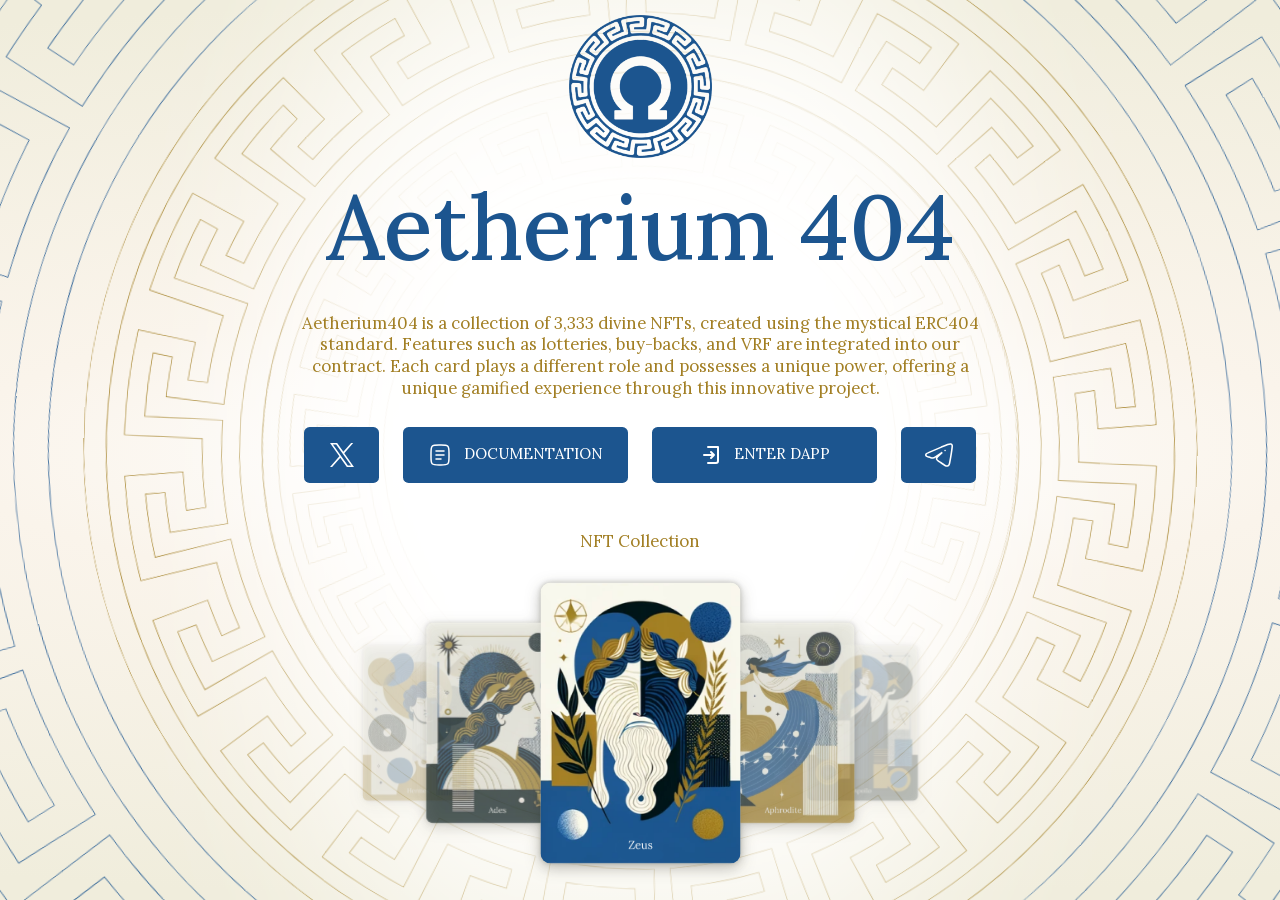
<file: index.html>
<!DOCTYPE html><html lang="en"><head><meta charSet="utf-8"/><meta name="viewport" content="width=device-width, initial-scale=1"/><link rel="preload" as="image" href="circle1.svg"/><link rel="preload" as="image" href="circle2.svg"/><link rel="preload" as="image" href="circle3.svg"/><link rel="preload" as="image" href="blur_bg_final.png"/><link rel="preload" as="image" href="logo.png"/><link rel="preload" as="image" href="x.svg"/><link rel="preload" as="image" href="docs.svg"/><link rel="preload" as="image" href="app.svg"/><link rel="preload" as="image" href="telegram.svg"/><link rel="preload" as="image" href="nft1.png"/><link rel="stylesheet" href="/_next/static/css/7b9b77be0aed05f5.css" crossorigin="" data-precedence="next"/><link rel="preload" as="script" fetchPriority="low" href="/_next/static/chunks/webpack-db763cfa733f7ec4.js" crossorigin=""/><script src="/_next/static/chunks/fd9d1056-838691fc8177aab3.js" async="" crossorigin=""></script><script src="/_next/static/chunks/472-d41268c7d110f77a.js" async="" crossorigin=""></script><script src="/_next/static/chunks/main-app-d3d1bc54fda169e6.js" async="" crossorigin=""></script><script src="/_next/static/chunks/c15bf2b0-901ab87203935854.js" async=""></script><script src="/_next/static/chunks/814-0d48fac6d614bf12.js" async=""></script><script src="/_next/static/chunks/app/layout-41e6a9e7a9698256.js" async=""></script><script src="/_next/static/chunks/396-4c201f48d4353663.js" async=""></script><script src="/_next/static/chunks/app/page-daafd3ec03daca52.js" async=""></script><script async="" src="https://cdnjs.cloudflare.com/ajax/libs/materialize/1.0.0/js/materialize.min.js"></script><link rel="preload" as="image" href="nft2.png"/><link rel="preload" as="image" href="nft3.png"/><link rel="preload" as="image" href="nft4.png"/><link rel="preload" as="image" href="nft5.png"/><link rel="preload" as="image" href="nft6.png"/><title>Aetherium 404</title><link rel="icon" href="/favicon.ico" type="image/x-icon" sizes="32x19"/><link rel="stylesheet" href="https://cdnjs.cloudflare.com/ajax/libs/materialize/1.0.0/css/materialize.min.css"/><script src="/_next/static/chunks/polyfills-c67a75d1b6f99dc8.js" crossorigin="" noModule=""></script></head><body class="__className_072833"><img src="circle1.svg" class="circle w-[87vw]"/><img src="circle2.svg" class="circle w-[136vw]"/><img src="circle3.svg" class="circle w-[59vw]"/><img src="blur_bg_final.png" class="absolute w-[75vw] h-screen top-[50%] left-[50%] -translate-x-[50%] -translate-y-[50%] -z-10 select-none"/><img src="logo.png" width="143" height="143" alt="" class="opacity-0 absolute top-[50%] left-[50%] -translate-x-1/2 -translate-y-1/2 -z-10"/><div class="h-screen overflow-y-scroll"><main class="transition next" style="opacity:1"><div class="flex h-full flex-col items-center justify-center"><div class="max-w-[720px] flex flex-col gap-y-7 px-2 md:px-0 py-4"><div class="flex flex-col gap-y-3 items-center"><img src="logo.png" width="143" height="143" alt=""/><h1 class="font-medium text-6xl md:text-8xl text-accent text-center md:leading-[130%] m-0">Aetherium 404</h1></div><p class="text-text leading-[130%] text-lg text-center px-5">Aetherium404 is a collection of 3,333 divine NFTs, created using the mystical ERC404 standard. Features such as lotteries, buy-backs, and VRF are integrated into our contract. Each card plays a different role and possesses a unique power, offering a unique gamified experience through this innovative project.</p><div class="flex justify-evenly flex-row flex-wrap md:flex-nowrap gap-y-4"><a href="https://twitter.com/Aetheriumdotbid/" target="_blank" class="flex bg-accent w-20 justify-center items-center py-4 gap-x-3 text-white rounded-md"><img src="x.svg" alt=""/></a><a href="https://docs.aetherium.bid/" target="_blank" class="flex justify-center items-center bg-accent w-[15rem] py-4 gap-x-3 text-white rounded-md"><img src="docs.svg" alt=""/>DOCUMENTATION</a><a class="flex justify-center items-center bg-accent w-[15rem] py-4 gap-x-3 text-white rounded-md whitespace-nowrap" href="/dapp"><img src="app.svg" alt=""/>ENTER DAPP</a><a href="https://t.me/" target="_blank" class="flex bg-accent w-20 justify-center items-center py-4 gap-x-3 text-white rounded-md"><img src="telegram.svg" alt=""/></a></div><div class="flex p-5 gap-5 flex-wrap justify-center rounded-[30px]"><p class="text-gold text-lg">NFT Collection</p><div class="carousel"><a class="carousel-item" href="#one!"><img class="nft" src="nft1.png"/></a><a class="carousel-item" href="#two!"><img class="nft" src="nft2.png"/></a><a class="carousel-item" href="#three!"><img class="nft" src="nft3.png"/></a><a class="carousel-item" href="#four!"><img class="nft" src="nft4.png"/></a><a class="carousel-item" href="#five!"><img class="nft" src="nft5.png"/></a><a class="carousel-item" href="#six!"><img class="nft" src="nft6.png"/></a></div></div></div></div></main><footer class="w-full flex justify-center items-center px-2"><a href="https://app.uniswap.org/swap?outputCurrency=&amp;chain=ethereum" target="_blank" class="text-gold">Contract: </a></footer></div><script src="/_next/static/chunks/webpack-db763cfa733f7ec4.js" crossorigin="" async=""></script><script>(self.__next_f=self.__next_f||[]).push([0]);self.__next_f.push([2,null])</script><script>self.__next_f.push([1,"1:HL[\"/_next/static/css/7b9b77be0aed05f5.css\",\"style\",{\"crossOrigin\":\"\"}]\n0:\"$L2\"\n"])</script><script>self.__next_f.push([1,"3:I[3728,[],\"\"]\n5:I[9928,[],\"\"]\n6:I[9465,[\"922\",\"static/chunks/c15bf2b0-901ab87203935854.js\",\"814\",\"static/chunks/814-0d48fac6d614bf12.js\",\"185\",\"static/chunks/app/layout-41e6a9e7a9698256.js\"],\"\"]\n7:I[6954,[],\"\"]\n8:I[7264,[],\"\"]\na:I[8297,[],\"\"]\nb:I[5721,[\"396\",\"static/chunks/396-4c201f48d4353663.js\",\"931\",\"static/chunks/app/page-daafd3ec03daca52.js\"],\"\"]\nc:{}\n"])</script><script>self.__next_f.push([1,"2:[[[\"$\",\"link\",\"0\",{\"rel\":\"stylesheet\",\"href\":\"/_next/static/css/7b9b77be0aed05f5.css\",\"precedence\":\"next\",\"crossOrigin\":\"\"}]],[\"$\",\"$L3\",null,{\"buildId\":\"pqbALLx4_OyGL3FUZak6S\",\"assetPrefix\":\"\",\"initialCanonicalUrl\":\"/\",\"initialTree\":[\"\",{\"children\":[\"__PAGE__\",{}]},\"$undefined\",\"$undefined\",true],\"initialHead\":[false,\"$L4\"],\"globalErrorComponent\":\"$5\",\"children\":[null,[\"$\",\"$L6\",null,{\"children\":[\"$\",\"$L7\",null,{\"parallelRouterKey\":\"children\",\"segmentPath\":[\"children\"],\"loading\":\"$undefined\",\"loadingStyles\":\"$undefined\",\"loadingScripts\":\"$undefined\",\"hasLoading\":false,\"error\":\"$undefined\",\"errorStyles\":\"$undefined\",\"errorScripts\":\"$undefined\",\"template\":[\"$\",\"$L8\",null,{}],\"templateStyles\":\"$undefined\",\"templateScripts\":\"$undefined\",\"notFound\":[[\"$\",\"title\",null,{\"children\":\"404: This page could not be found.\"}],[\"$\",\"div\",null,{\"style\":{\"fontFamily\":\"system-ui,\\\"Segoe UI\\\",Roboto,Helvetica,Arial,sans-serif,\\\"Apple Color Emoji\\\",\\\"Segoe UI Emoji\\\"\",\"height\":\"100vh\",\"textAlign\":\"center\",\"display\":\"flex\",\"flexDirection\":\"column\",\"alignItems\":\"center\",\"justifyContent\":\"center\"},\"children\":[\"$\",\"div\",null,{\"children\":[[\"$\",\"style\",null,{\"dangerouslySetInnerHTML\":{\"__html\":\"body{color:#000;background:#fff;margin:0}.next-error-h1{border-right:1px solid rgba(0,0,0,.3)}@media (prefers-color-scheme:dark){body{color:#fff;background:#000}.next-error-h1{border-right:1px solid rgba(255,255,255,.3)}}\"}}],[\"$\",\"h1\",null,{\"className\":\"next-error-h1\",\"style\":{\"display\":\"inline-block\",\"margin\":\"0 20px 0 0\",\"padding\":\"0 23px 0 0\",\"fontSize\":24,\"fontWeight\":500,\"verticalAlign\":\"top\",\"lineHeight\":\"49px\"},\"children\":\"404\"}],[\"$\",\"div\",null,{\"style\":{\"display\":\"inline-block\"},\"children\":[\"$\",\"h2\",null,{\"style\":{\"fontSize\":14,\"fontWeight\":400,\"lineHeight\":\"49px\",\"margin\":0},\"children\":\"This page could not be found.\"}]}]]}]}]],\"notFoundStyles\":[],\"childProp\":{\"current\":[\"$L9\",[\"$\",\"$La\",null,{\"propsForComponent\":{\"params\":{}},\"Component\":\"$b\",\"isStaticGeneration\":true}],null],\"segment\":\"__PAGE__\"},\"styles\":null}],\"params\":\"$c\"}],null]}]]\n"])</script><script>self.__next_f.push([1,"4:[[\"$\",\"meta\",\"0\",{\"name\":\"viewport\",\"content\":\"width=device-width, initial-scale=1\"}],[\"$\",\"meta\",\"1\",{\"charSet\":\"utf-8\"}],[\"$\",\"link\",\"2\",{\"rel\":\"icon\",\"href\":\"/favicon.ico\",\"type\":\"image/x-icon\",\"sizes\":\"32x19\"}]]\n9:null\n"])</script><script>self.__next_f.push([1,""])</script></body></html>
</file>
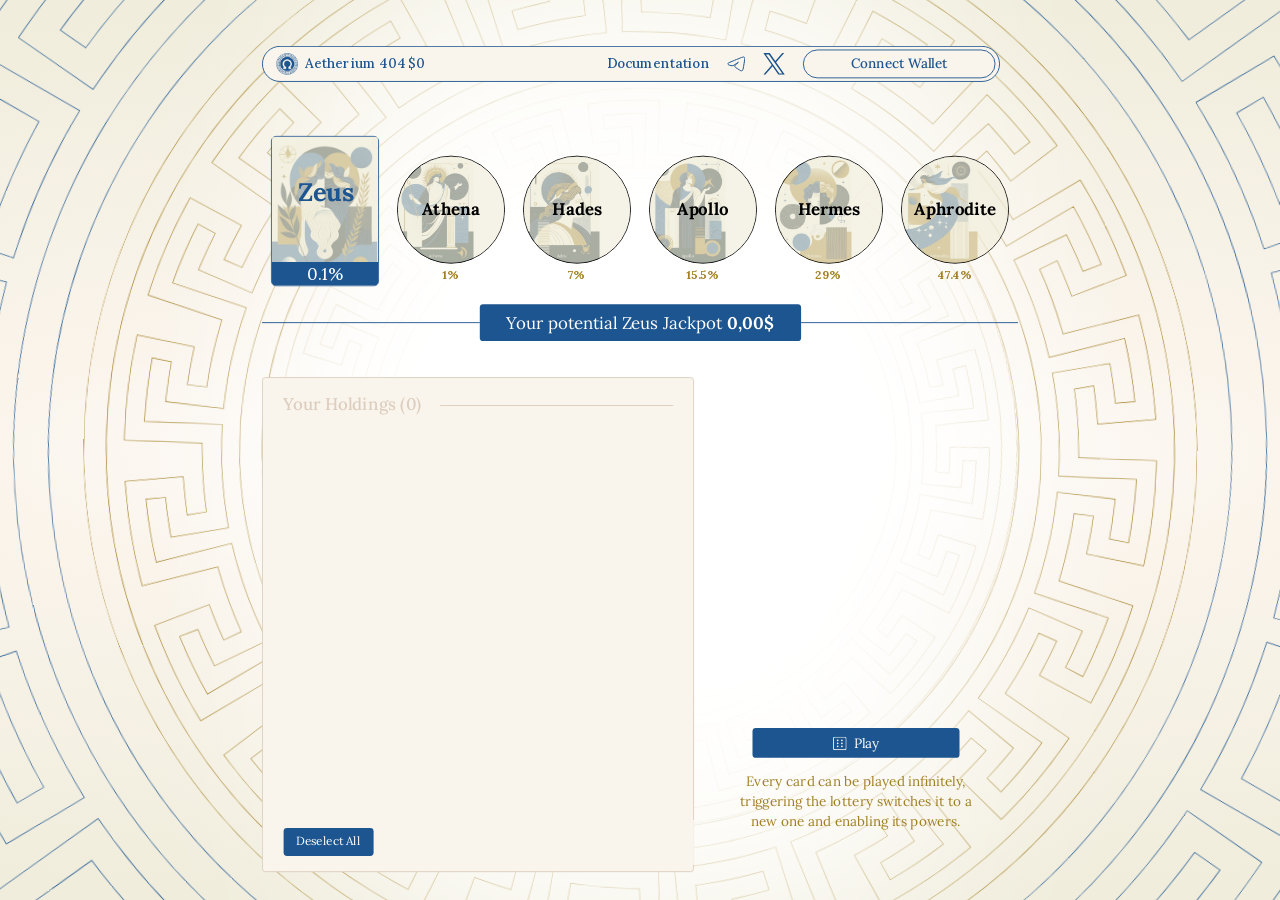
<file: dapp.html>
<!DOCTYPE html><html lang="en"><head><meta charSet="utf-8"/><meta name="viewport" content="width=device-width, initial-scale=1"/><link rel="preload" as="image" href="circle1.svg"/><link rel="preload" as="image" href="circle2.svg"/><link rel="preload" as="image" href="circle3.svg"/><link rel="preload" as="image" href="blur_bg_final.png"/><link rel="preload" as="image" href="logo.png"/><link rel="preload" as="image" href="dice.svg"/><link rel="stylesheet" href="/_next/static/css/7b9b77be0aed05f5.css" crossorigin="" data-precedence="next"/><link rel="preload" as="script" fetchPriority="low" href="/_next/static/chunks/webpack-db763cfa733f7ec4.js" crossorigin=""/><script src="/_next/static/chunks/fd9d1056-838691fc8177aab3.js" async="" crossorigin=""></script><script src="/_next/static/chunks/472-d41268c7d110f77a.js" async="" crossorigin=""></script><script src="/_next/static/chunks/main-app-d3d1bc54fda169e6.js" async="" crossorigin=""></script><script src="/_next/static/chunks/c15bf2b0-901ab87203935854.js" async=""></script><script src="/_next/static/chunks/814-0d48fac6d614bf12.js" async=""></script><script src="/_next/static/chunks/app/layout-41e6a9e7a9698256.js" async=""></script><script src="/_next/static/chunks/93854f56-dcd68c4d0b8e1e69.js" async=""></script><script src="/_next/static/chunks/9081a741-da2182ac72d3c334.js" async=""></script><script src="/_next/static/chunks/396-4c201f48d4353663.js" async=""></script><script src="/_next/static/chunks/770-54ce9da90ec685ef.js" async=""></script><script src="/_next/static/chunks/app/dapp/page-179f49c46d55678c.js" async=""></script><script async="" src="https://cdnjs.cloudflare.com/ajax/libs/materialize/1.0.0/js/materialize.min.js"></script><title>Aetherium 404</title><link rel="icon" href="/favicon.ico" type="image/x-icon" sizes="32x19"/><link rel="stylesheet" href="https://cdnjs.cloudflare.com/ajax/libs/materialize/1.0.0/css/materialize.min.css"/><script src="/_next/static/chunks/polyfills-c67a75d1b6f99dc8.js" crossorigin="" noModule=""></script></head><body class="__className_072833"><img src="circle1.svg" class="circle w-[87vw]"/><img src="circle2.svg" class="circle w-[136vw]"/><img src="circle3.svg" class="circle w-[59vw]"/><img src="blur_bg_final.png" class="absolute w-[75vw] h-screen top-[50%] left-[50%] -translate-x-[50%] -translate-y-[50%] -z-10 select-none"/><img src="logo.png" width="143" height="143" alt="" class="opacity-0 absolute top-[50%] left-[50%] -translate-x-1/2 -translate-y-1/2 -z-10"/><div class="h-screen overflow-y-scroll"><main class="transition next" style="opacity:1"><div class="w-full z-10 scale-90 transition-all ease-in-out duration-150"><div class="flex flex-col items-center w-full z-20 pb-[60px]"><div class="w-full max-w-[840px]"><div class="flex z-20 font-medium pl-4
        flex-row w-full max-w-[820px] h-[40px] rounded-3xl border-[1px] border-[#1C558F] text-[#1C558F] items-center p-1 justify-between bg-[#f9f5ec]"><a class="flex flex-row items-center" href="/"><img alt="logo" loading="lazy" width="24" height="24" decoding="async" data-nimg="1" style="color:transparent" src="/_next/static/media/logo.c322244c.png"/><p class="pl-2 text-accent">Aetherium 404 $<!-- -->1</p></a><div class="flex flex-row items-center justify-between gap-[20px]"><a href="https://docs.aetherium.bid/" target="_blank" class="hidden md:block text-accent">Documentation</a><a href="" target="_blank"><img alt="Telegram" loading="lazy" width="20" height="19" decoding="async" data-nimg="1" class="hidden md:block" style="color:transparent;filter:brightness(0) saturate(100%) invert(19%) sepia(93%) saturate(1982%) hue-rotate(198deg) brightness(83%) contrast(78%)" src="/_next/static/media/telegram.9f8575ee.svg"/></a><a href="https://twitter.com/Aetheriumdotbid/" target="_blank"><img alt="X" loading="lazy" width="24" height="24" decoding="async" data-nimg="1" class="hidden md:block" style="color:transparent;filter:brightness(0) saturate(100%) invert(19%) sepia(93%) saturate(1982%) hue-rotate(198deg) brightness(83%) contrast(78%)" src="/_next/static/media/x.8a1aaa85.svg"/></a><button class="rounded-full overflow-hidden text-ellipsis whitespace-nowrap border-[#1C558F] border-[1px] py-2 px-14 md:py-[6px] font-lora outline-none focus:bg-transparent"><span class="overflow-hidden text-ellipsis whitespace-nowrap">Connect Wallet</span></button></div></div></div></div><div class="flex flex-wrap flex-row w-full max-w-[840px] min-h-[100px] justify-center mx-auto align-middle items-center gap-[20px] pb-[20px]"><div class="cursor-pointer"><div class="w-fit" data-testid="flowbite-tooltip-target"><div class="relative w-[120px] h-[167px] border-[1px] border-[#1c558f] rounded-md" style="background-image:url(/zeus.png);background-size:contain;background-repeat:no-repeat"><div class="w-full h-full bg-[#f1eedd] bg-opacity-70"></div><div class="z-10 absolute top-0 left-0 py-[45px] !w-[120px]"><p class="text-3xl font-lora text-[#1c558f] font-bold text-center mx-auto w-full">Zeus</p></div><div class="absolute bg-[#1c558f] w-[118px] rounded-b bottom-0 left-0"><p class="text-white text-xl text-center">0.1<!-- -->%</p></div></div></div><div data-testid="flowbite-tooltip" tabindex="-1" class="absolute inline-block rounded-lg py-2 px-3 text-sm font-medium shadow-sm transition-opacity duration-300 invisible opacity-0 bg-gray-900 text-white dark:bg-gray-700 z-50 max-w-[300px]" style="position:absolute;top:0;left:0" id=":R5rrpfla:" role="tooltip"><div class="relative z-20"><p>Multiply your holdings by 750%</p><br/><ul><li>Max win 150 tokens 💰</li></ul><p>10% immediate, 90% vested over 5 days.</p><p>Wins capped at 150 tokens, regardless of the holding amount above 20.</p></div><div class="absolute z-10 h-2 w-2 rotate-45 bg-gray-900 dark:bg-gray-700" data-testid="flowbite-tooltip-arrow" style="top:-4px;left:;right:;bottom:"> </div></div></div><div class="cursor-pointer"><div class="w-fit" data-testid="flowbite-tooltip-target"><div class="relative w-[120px] h-[120px] mt-[20px] my-auto border-[1px] border-black rounded-full overflow-hidden" style="background-image:url(/athena.png);background-size:contain;background-repeat:no-repeat"><div class="w-full h-full bg-[#f1eedd] bg-opacity-70"></div><div class="z-10 absolute top-0 left-0 py-[45px] text-center w-full"><p class="w-full text-xl font-lora text-black font-bold text-center">Athena</p></div></div><div class="w-[118px] font-medium pt-1"><p class="text-[#a38023] text-sm font-bold text-center">1<!-- -->%</p></div></div><div data-testid="flowbite-tooltip" tabindex="-1" class="absolute inline-block rounded-lg py-2 px-3 text-sm font-medium shadow-sm transition-opacity duration-300 invisible opacity-0 bg-gray-900 text-white dark:bg-gray-700 z-50 max-w-[300px]" style="position:absolute;top:0;left:0" id=":R9rrpfla:" role="tooltip"><div class="relative z-20"><p>Multiply your holdings by a 200%</p><br/><ul><li>Max win 50 tokens 💰</li></ul><p>10% immediate, 90% vested over 7 days.</p><p>Wins capped at 50 tokens, regardless of the holding amount above 25.</p></div><div class="absolute z-10 h-2 w-2 rotate-45 bg-gray-900 dark:bg-gray-700" data-testid="flowbite-tooltip-arrow" style="top:-4px;left:;right:;bottom:"> </div></div></div><div class="cursor-pointer"><div class="w-fit" data-testid="flowbite-tooltip-target"><div class="relative w-[120px] h-[120px] mt-[20px] my-auto border-[1px] border-black rounded-full overflow-hidden" style="background-image:url(/hades.png);background-size:contain;background-repeat:no-repeat"><div class="w-full h-full bg-[#f1eedd] bg-opacity-70"></div><div class="z-10 absolute top-0 left-0 py-[45px] text-center w-full"><p class="w-full text-xl font-lora text-black font-bold text-center">Hades</p></div></div><div class="w-[118px] font-medium pt-1"><p class="text-[#a38023] text-sm font-bold text-center">7<!-- -->%</p></div></div><div data-testid="flowbite-tooltip" tabindex="-1" class="absolute inline-block rounded-lg py-2 px-3 text-sm font-medium shadow-sm transition-opacity duration-300 invisible opacity-0 bg-gray-900 text-white dark:bg-gray-700 z-50 max-w-[300px]" style="position:absolute;top:0;left:0" id=":Rdrrpfla:" role="tooltip"><div class="relative z-20"><p>Multiply your holdings by a 50%</p><br/><ul><li>Max win 15 tokens 💰</li></ul><p>10% immediate, 90% vested over 10 days.</p><p>Wins capped at 15 tokens, regardless of the holding amount above 30.</p></div><div class="absolute z-10 h-2 w-2 rotate-45 bg-gray-900 dark:bg-gray-700" data-testid="flowbite-tooltip-arrow" style="top:-4px;left:;right:;bottom:"> </div></div></div><div class="cursor-pointer"><div class="w-fit" data-testid="flowbite-tooltip-target"><div class="relative w-[120px] h-[120px] mt-[20px] my-auto border-[1px] border-black rounded-full overflow-hidden" style="background-image:url(/apollo.png);background-size:contain;background-repeat:no-repeat"><div class="w-full h-full bg-[#f1eedd] bg-opacity-70"></div><div class="z-10 absolute top-0 left-0 py-[45px] text-center w-full"><p class="w-full text-xl font-lora text-black font-bold text-center">Apollo</p></div></div><div class="w-[118px] font-medium pt-1"><p class="text-[#a38023] text-sm font-bold text-center">15.5<!-- -->%</p></div></div><div data-testid="flowbite-tooltip" tabindex="-1" class="absolute inline-block rounded-lg py-2 px-3 text-sm font-medium shadow-sm transition-opacity duration-300 invisible opacity-0 bg-gray-900 text-white dark:bg-gray-700 z-50 max-w-[300px]" style="position:absolute;top:0;left:0" id=":Rhrrpfla:" role="tooltip"><div class="relative z-20"><p>Use to have a 25% chance of minting you 2 new cards, 75% of give you nothing and turning your apollo blank (you pay a lottery fee to have a 25% chance of getting 2 extra cards).</p></div><div class="absolute z-10 h-2 w-2 rotate-45 bg-gray-900 dark:bg-gray-700" data-testid="flowbite-tooltip-arrow" style="top:-4px;left:;right:;bottom:"> </div></div></div><div class="cursor-pointer"><div class="w-fit" data-testid="flowbite-tooltip-target"><div class="relative w-[120px] h-[120px] mt-[20px] my-auto border-[1px] border-black rounded-full overflow-hidden" style="background-image:url(/hermes.png);background-size:contain;background-repeat:no-repeat"><div class="w-full h-full bg-[#f1eedd] bg-opacity-70"></div><div class="z-10 absolute top-0 left-0 py-[45px] text-center w-full"><p class="w-full text-xl font-lora text-black font-bold text-center">Hermes</p></div></div><div class="w-[118px] font-medium pt-1"><p class="text-[#a38023] text-sm font-bold text-center">29<!-- -->%</p></div></div><div data-testid="flowbite-tooltip" tabindex="-1" class="absolute inline-block rounded-lg py-2 px-3 text-sm font-medium shadow-sm transition-opacity duration-300 invisible opacity-0 bg-gray-900 text-white dark:bg-gray-700 z-50 max-w-[300px]" style="position:absolute;top:0;left:0" id=":Rlrrpfla:" role="tooltip"><div class="relative z-20"><p>Reduced lottery entry to 0.0175ETH (-25%).</p></div><div class="absolute z-10 h-2 w-2 rotate-45 bg-gray-900 dark:bg-gray-700" data-testid="flowbite-tooltip-arrow" style="top:-4px;left:;right:;bottom:"> </div></div></div><div class="cursor-pointer"><div class="w-fit" data-testid="flowbite-tooltip-target"><div class="relative w-[120px] h-[120px] mt-[20px] my-auto border-[1px] border-black rounded-full overflow-hidden" style="background-image:url(/aphrodite.png);background-size:contain;background-repeat:no-repeat"><div class="w-full h-full bg-[#f1eedd] bg-opacity-70"></div><div class="z-10 absolute top-0 left-0 py-[45px] text-center w-full"><p class="w-full text-xl font-lora text-black font-bold text-center">Aphrodite</p></div></div><div class="w-[118px] font-medium pt-1"><p class="text-[#a38023] text-sm font-bold text-center">47.4<!-- -->%</p></div></div><div data-testid="flowbite-tooltip" tabindex="-1" class="absolute inline-block rounded-lg py-2 px-3 text-sm font-medium shadow-sm transition-opacity duration-300 invisible opacity-0 bg-gray-900 text-white dark:bg-gray-700 z-50 max-w-[300px]" style="position:absolute;top:0;left:0" id=":Rprrpfla:" role="tooltip"><div class="relative z-20"><p>Provides substantial benefits deemed sufficiently powerful as is. (does nothing)</p></div><div class="absolute z-10 h-2 w-2 rotate-45 bg-gray-900 dark:bg-gray-700" data-testid="flowbite-tooltip-arrow" style="top:-4px;left:;right:;bottom:"> </div></div></div></div><div class="flex flex-row items-center mx-auto w-full max-w-[840px] justify-between pb-[40px]"><div class="h-[1px] w-full bg-[#1c558f]"></div><div class="bg-[#1c558f] w-full text-sm text-center rounded items-center text-white px-8 py-2 font-lora whitespace-nowrap"><p class="text-xl">Your potential Zeus Jackpot<!-- --> <b>0,00<!-- -->$</b></p></div><div class="h-[1px] w-full bg-[#1c558f]"></div></div><div class="grid grid-cols-7 gap-[40px] md:gap-0 max-w-[840px] items-center mx-auto"><div class="col-span-full md:col-span-4"><div id="inventory" class="relative w-full bg-[#f9f5ec] py-2 min-h-[550px] max-h-[550px] overflow-y-scroll overflow-x-hidden rounded border-[#ddcdbe] border-[1px] flex flex-col"><div class="flex flex-col font-lora text-[#ddcdbe] px-6 font-medium flex-grow"><div class="flex flex-row items-center gap-[20px] pt-2"><p class="font-lora text-xl font-medium text-[#ddcdbe]">Your Holdings (<!-- -->0<!-- -->)</p><div class="h-[1px] mt-1 flex-grow bg-[#ddcdbe]"></div></div><div class="grid grid-cols-2 items-center justify-center md:grid-cols-3"></div></div><div class="sticky w-full -bottom-[10px] h-[50px] px-6 py-2.5 left-[15px] flex flex-row gap-[10px] bg-[#f9f5ec]"><button class="font-lora text-sm w-[100px] rounded text-white py-1 bg-[#1c558f] 
                    focus:bg-[#1c558f] hover:bg-blue-800 transition-all duration-150 ease-in-out">Deselect All</button></div></div></div><div class="col-span-full md:col-span-3"><div class="w-full h-full flex flex-col items-center"><div class="px-7"><div class="w-[230px] h-[330px] relative"></div><div class="flex flex-col font-lora gap-[7px] pt-2"><button class="text-white rounded py-2 flex items-center justify-center gap-x-2 mt-2 
                        bg-[#1c558f] "><img src="dice.svg" alt=""/><p class="font-lora">Play<!-- --> </p></button></div></div><div class="text-gold font-lora px-10 text-center pt-4"><p>Every card can be played infinitely, triggering the lottery switches it to a new one and enabling its powers.</p></div></div></div></div></div></main><footer class="w-full flex justify-center items-center px-2"><a href="https://app.uniswap.org/swap?outputCurrency=&amp;chain=ethereum" target="_blank" class="text-gold">Contract: </a></footer></div><script src="/_next/static/chunks/webpack-db763cfa733f7ec4.js" crossorigin="" async=""></script><script>(self.__next_f=self.__next_f||[]).push([0]);self.__next_f.push([2,null])</script><script>self.__next_f.push([1,"1:HL[\"/_next/static/css/7b9b77be0aed05f5.css\",\"style\",{\"crossOrigin\":\"\"}]\n0:\"$L2\"\n"])</script><script>self.__next_f.push([1,"3:I[3728,[],\"\"]\n5:I[9928,[],\"\"]\n6:I[9465,[\"922\",\"static/chunks/c15bf2b0-901ab87203935854.js\",\"814\",\"static/chunks/814-0d48fac6d614bf12.js\",\"185\",\"static/chunks/app/layout-41e6a9e7a9698256.js\"],\"\"]\n7:I[6954,[],\"\"]\n8:I[7264,[],\"\"]\na:I[8297,[],\"\"]\nb:I[1299,[\"922\",\"static/chunks/c15bf2b0-901ab87203935854.js\",\"982\",\"static/chunks/93854f56-dcd68c4d0b8e1e69.js\",\"420\",\"static/chunks/9081a741-da2182ac72d3c334.js\",\"814\",\"static/chunks/814-0d48fac6d614bf12.js\",\"396\",\"static/chunks/396-4c201f48d4353663.js\",\"770\",\"stati"])</script><script>self.__next_f.push([1,"c/chunks/770-54ce9da90ec685ef.js\",\"903\",\"static/chunks/app/dapp/page-179f49c46d55678c.js\"],\"\"]\nc:{}\n"])</script><script>self.__next_f.push([1,"2:[[[\"$\",\"link\",\"0\",{\"rel\":\"stylesheet\",\"href\":\"/_next/static/css/7b9b77be0aed05f5.css\",\"precedence\":\"next\",\"crossOrigin\":\"\"}]],[\"$\",\"$L3\",null,{\"buildId\":\"pqbALLx4_OyGL3FUZak6S\",\"assetPrefix\":\"\",\"initialCanonicalUrl\":\"/dapp\",\"initialTree\":[\"\",{\"children\":[\"dapp\",{\"children\":[\"__PAGE__\",{}]}]},\"$undefined\",\"$undefined\",true],\"initialHead\":[false,\"$L4\"],\"globalErrorComponent\":\"$5\",\"children\":[null,[\"$\",\"$L6\",null,{\"children\":[\"$\",\"$L7\",null,{\"parallelRouterKey\":\"children\",\"segmentPath\":[\"children\"],\"loading\":\"$undefined\",\"loadingStyles\":\"$undefined\",\"loadingScripts\":\"$undefined\",\"hasLoading\":false,\"error\":\"$undefined\",\"errorStyles\":\"$undefined\",\"errorScripts\":\"$undefined\",\"template\":[\"$\",\"$L8\",null,{}],\"templateStyles\":\"$undefined\",\"templateScripts\":\"$undefined\",\"notFound\":[[\"$\",\"title\",null,{\"children\":\"404: This page could not be found.\"}],[\"$\",\"div\",null,{\"style\":{\"fontFamily\":\"system-ui,\\\"Segoe UI\\\",Roboto,Helvetica,Arial,sans-serif,\\\"Apple Color Emoji\\\",\\\"Segoe UI Emoji\\\"\",\"height\":\"100vh\",\"textAlign\":\"center\",\"display\":\"flex\",\"flexDirection\":\"column\",\"alignItems\":\"center\",\"justifyContent\":\"center\"},\"children\":[\"$\",\"div\",null,{\"children\":[[\"$\",\"style\",null,{\"dangerouslySetInnerHTML\":{\"__html\":\"body{color:#000;background:#fff;margin:0}.next-error-h1{border-right:1px solid rgba(0,0,0,.3)}@media (prefers-color-scheme:dark){body{color:#fff;background:#000}.next-error-h1{border-right:1px solid rgba(255,255,255,.3)}}\"}}],[\"$\",\"h1\",null,{\"className\":\"next-error-h1\",\"style\":{\"display\":\"inline-block\",\"margin\":\"0 20px 0 0\",\"padding\":\"0 23px 0 0\",\"fontSize\":24,\"fontWeight\":500,\"verticalAlign\":\"top\",\"lineHeight\":\"49px\"},\"children\":\"404\"}],[\"$\",\"div\",null,{\"style\":{\"display\":\"inline-block\"},\"children\":[\"$\",\"h2\",null,{\"style\":{\"fontSize\":14,\"fontWeight\":400,\"lineHeight\":\"49px\",\"margin\":0},\"children\":\"This page could not be found.\"}]}]]}]}]],\"notFoundStyles\":[],\"childProp\":{\"current\":[\"$\",\"$L7\",null,{\"parallelRouterKey\":\"children\",\"segmentPath\":[\"children\",\"dapp\",\"children\"],\"loading\":\"$undefined\",\"loadingStyles\":\"$undefined\",\"loadingScripts\":\"$undefined\",\"hasLoading\":false,\"error\":\"$undefined\",\"errorStyles\":\"$undefined\",\"errorScripts\":\"$undefined\",\"template\":[\"$\",\"$L8\",null,{}],\"templateStyles\":\"$undefined\",\"templateScripts\":\"$undefined\",\"notFound\":\"$undefined\",\"notFoundStyles\":\"$undefined\",\"childProp\":{\"current\":[\"$L9\",[\"$\",\"$La\",null,{\"propsForComponent\":{\"params\":{}},\"Component\":\"$b\",\"isStaticGeneration\":true}],null],\"segment\":\"__PAGE__\"},\"styles\":null}],\"segment\":\"dapp\"},\"styles\":null}],\"params\":\"$c\"}],null]}]]\n"])</script><script>self.__next_f.push([1,"4:[[\"$\",\"meta\",\"0\",{\"name\":\"viewport\",\"content\":\"width=device-width, initial-scale=1\"}],[\"$\",\"meta\",\"1\",{\"charSet\":\"utf-8\"}],[\"$\",\"link\",\"2\",{\"rel\":\"icon\",\"href\":\"/favicon.ico\",\"type\":\"image/x-icon\",\"sizes\":\"32x19\"}]]\n9:null\n"])</script><script>self.__next_f.push([1,""])</script></body></html>
</file>
<file: _next/static/css/7b9b77be0aed05f5.css>
@import url("https://fonts.googleapis.com/css2?family=Lora:ital,wght@0,400..700;1,400..700&family=Source+Serif+4:ital,opsz,wght@0,8..60,200;0,8..60,300;0,8..60,400;0,8..60,500;0,8..60,600;0,8..60,700;0,8..60,800;0,8..60,900;1,8..60,200;1,8..60,300;1,8..60,400;1,8..60,500;1,8..60,600;1,8..60,700;1,8..60,800;1,8..60,900&display=swap");

/*
! tailwindcss v3.4.1 | MIT License | https://tailwindcss.com
*/*,:after,:before{box-sizing:border-box;border:0 solid #e5e7eb}:after,:before{--tw-content:""}:host,html{line-height:1.5;-webkit-text-size-adjust:100%;-moz-tab-size:4;-o-tab-size:4;tab-size:4;font-family:ui-sans-serif,system-ui,sans-serif,Apple Color Emoji,Segoe UI Emoji,Segoe UI Symbol,Noto Color Emoji;font-feature-settings:normal;font-variation-settings:normal;-webkit-tap-highlight-color:transparent}body{margin:0;line-height:inherit}hr{height:0;color:inherit;border-top-width:1px}abbr:where([title]){-webkit-text-decoration:underline dotted;text-decoration:underline dotted}h1,h2,h3,h4,h5,h6{font-size:inherit;font-weight:inherit}a{color:inherit;text-decoration:inherit}b,strong{font-weight:bolder}code,kbd,pre,samp{font-family:ui-monospace,SFMono-Regular,Menlo,Monaco,Consolas,Liberation Mono,Courier New,monospace;font-feature-settings:normal;font-variation-settings:normal;font-size:1em}small{font-size:80%}sub,sup{font-size:75%;line-height:0;position:relative;vertical-align:baseline}sub{bottom:-.25em}sup{top:-.5em}table{text-indent:0;border-color:inherit;border-collapse:collapse}button,input,optgroup,select,textarea{font-family:inherit;font-feature-settings:inherit;font-variation-settings:inherit;font-size:100%;font-weight:inherit;line-height:inherit;color:inherit;margin:0;padding:0}button,select{text-transform:none}[type=button],[type=reset],[type=submit],button{-webkit-appearance:button;background-color:transparent;background-image:none}:-moz-focusring{outline:auto}:-moz-ui-invalid{box-shadow:none}progress{vertical-align:baseline}::-webkit-inner-spin-button,::-webkit-outer-spin-button{height:auto}[type=search]{-webkit-appearance:textfield;outline-offset:-2px}::-webkit-search-decoration{-webkit-appearance:none}::-webkit-file-upload-button{-webkit-appearance:button;font:inherit}summary{display:list-item}blockquote,dd,dl,figure,h1,h2,h3,h4,h5,h6,hr,p,pre{margin:0}fieldset{margin:0}fieldset,legend{padding:0}menu,ol,ul{list-style:none;margin:0;padding:0}dialog{padding:0}textarea{resize:vertical}input::-moz-placeholder,textarea::-moz-placeholder{color:#9ca3af}input::placeholder,textarea::placeholder{color:#9ca3af}[role=button],button{cursor:pointer}:disabled{cursor:default}audio,canvas,embed,iframe,img,object,svg,video{display:block;vertical-align:middle}img,video{max-width:100%;height:auto}[hidden]{display:none}[data-tooltip-style^=light]+.tooltip>.tooltip-arrow:before{border-style:solid;border-color:#e5e7eb}[data-tooltip-style^=light]+.tooltip[data-popper-placement^=top]>.tooltip-arrow:before{border-bottom-width:1px;border-right-width:1px}[data-tooltip-style^=light]+.tooltip[data-popper-placement^=right]>.tooltip-arrow:before{border-bottom-width:1px;border-left-width:1px}[data-tooltip-style^=light]+.tooltip[data-popper-placement^=bottom]>.tooltip-arrow:before{border-top-width:1px;border-left-width:1px}[data-tooltip-style^=light]+.tooltip[data-popper-placement^=left]>.tooltip-arrow:before{border-top-width:1px;border-right-width:1px}.tooltip[data-popper-placement^=top]>.tooltip-arrow{bottom:-4px}.tooltip[data-popper-placement^=bottom]>.tooltip-arrow{top:-4px}.tooltip[data-popper-placement^=left]>.tooltip-arrow{right:-4px}.tooltip[data-popper-placement^=right]>.tooltip-arrow{left:-4px}.tooltip.invisible>.tooltip-arrow:before{visibility:hidden}[data-popper-arrow],[data-popper-arrow]:before{position:absolute;width:8px;height:8px;background:inherit}[data-popper-arrow]{visibility:hidden}[data-popper-arrow]:after,[data-popper-arrow]:before{content:"";visibility:visible;transform:rotate(45deg)}[data-popper-arrow]:after{position:absolute;width:9px;height:9px;background:inherit}[role=tooltip]>[data-popper-arrow]:before{border-style:solid;border-color:#e5e7eb}.dark [role=tooltip]>[data-popper-arrow]:before{border-style:solid;border-color:#4b5563}[role=tooltip]>[data-popper-arrow]:after{border-style:solid;border-color:#e5e7eb}.dark [role=tooltip]>[data-popper-arrow]:after{border-style:solid;border-color:#4b5563}[data-popover][role=tooltip][data-popper-placement^=top]>[data-popper-arrow]:after,[data-popover][role=tooltip][data-popper-placement^=top]>[data-popper-arrow]:before{border-bottom-width:1px;border-right-width:1px}[data-popover][role=tooltip][data-popper-placement^=right]>[data-popper-arrow]:after,[data-popover][role=tooltip][data-popper-placement^=right]>[data-popper-arrow]:before{border-bottom-width:1px;border-left-width:1px}[data-popover][role=tooltip][data-popper-placement^=bottom]>[data-popper-arrow]:after,[data-popover][role=tooltip][data-popper-placement^=bottom]>[data-popper-arrow]:before{border-top-width:1px;border-left-width:1px}[data-popover][role=tooltip][data-popper-placement^=left]>[data-popper-arrow]:after,[data-popover][role=tooltip][data-popper-placement^=left]>[data-popper-arrow]:before{border-top-width:1px;border-right-width:1px}[data-popover][role=tooltip][data-popper-placement^=top]>[data-popper-arrow]{bottom:-5px}[data-popover][role=tooltip][data-popper-placement^=bottom]>[data-popper-arrow]{top:-5px}[data-popover][role=tooltip][data-popper-placement^=left]>[data-popper-arrow]{right:-5px}[data-popover][role=tooltip][data-popper-placement^=right]>[data-popper-arrow]{left:-5px}[role=tooltip].invisible>[data-popper-arrow]:after,[role=tooltip].invisible>[data-popper-arrow]:before{visibility:hidden}[multiple],[type=date],[type=datetime-local],[type=email],[type=month],[type=number],[type=password],[type=search],[type=tel],[type=text],[type=time],[type=url],[type=week],select,textarea{-webkit-appearance:none;-moz-appearance:none;appearance:none;background-color:#fff;border-color:#6b7280;border-width:1px;border-radius:0;padding:.5rem .75rem;font-size:1rem;line-height:1.5rem;--tw-shadow:0 0 #0000}[multiple]:focus,[type=date]:focus,[type=datetime-local]:focus,[type=email]:focus,[type=month]:focus,[type=number]:focus,[type=password]:focus,[type=search]:focus,[type=tel]:focus,[type=text]:focus,[type=time]:focus,[type=url]:focus,[type=week]:focus,select:focus,textarea:focus{outline:2px solid transparent;outline-offset:2px;--tw-ring-inset:var(--tw-empty,/*!*/ /*!*/);--tw-ring-offset-width:0px;--tw-ring-offset-color:#fff;--tw-ring-color:#1c64f2;--tw-ring-offset-shadow:var(--tw-ring-inset) 0 0 0 var(--tw-ring-offset-width) var(--tw-ring-offset-color);--tw-ring-shadow:var(--tw-ring-inset) 0 0 0 calc(1px + var(--tw-ring-offset-width)) var(--tw-ring-color);box-shadow:var(--tw-ring-offset-shadow),var(--tw-ring-shadow),var(--tw-shadow);border-color:#1c64f2}input::-moz-placeholder,textarea::-moz-placeholder{color:#6b7280;opacity:1}input::placeholder,textarea::placeholder{color:#6b7280;opacity:1}::-webkit-datetime-edit-fields-wrapper{padding:0}::-webkit-date-and-time-value{min-height:1.5em}select:not([size]){background-image:url("data:image/svg+xml,%3csvg aria-hidden='true' xmlns='http://www.w3.org/2000/svg' fill='none' viewBox='0 0 10 6'%3e %3cpath stroke='%236B7280' stroke-linecap='round' stroke-linejoin='round' stroke-width='2' d='m1 1 4 4 4-4'/%3e %3c/svg%3e");background-position:right .75rem center;background-repeat:no-repeat;background-size:.75em .75em;padding-right:2.5rem;-webkit-print-color-adjust:exact;print-color-adjust:exact}:is([dir=rtl]) select:not([size]){background-position:left .75rem center;padding-right:.75rem;padding-left:0}[multiple]{background-image:none;background-position:0 0;background-repeat:unset;background-size:initial;padding-right:.75rem;-webkit-print-color-adjust:unset;print-color-adjust:unset}[type=checkbox],[type=radio]{-webkit-appearance:none;-moz-appearance:none;appearance:none;padding:0;-webkit-print-color-adjust:exact;print-color-adjust:exact;display:inline-block;vertical-align:middle;background-origin:border-box;-webkit-user-select:none;-moz-user-select:none;user-select:none;flex-shrink:0;height:1rem;width:1rem;color:#1c64f2;background-color:#fff;border-color:#6b7280;border-width:1px;--tw-shadow:0 0 #0000}[type=checkbox]{border-radius:0}[type=radio]{border-radius:100%}[type=checkbox]:focus,[type=radio]:focus{outline:2px solid transparent;outline-offset:2px;--tw-ring-inset:var(--tw-empty,/*!*/ /*!*/);--tw-ring-offset-width:2px;--tw-ring-offset-color:#fff;--tw-ring-color:#1c64f2;--tw-ring-offset-shadow:var(--tw-ring-inset) 0 0 0 var(--tw-ring-offset-width) var(--tw-ring-offset-color);--tw-ring-shadow:var(--tw-ring-inset) 0 0 0 calc(2px + var(--tw-ring-offset-width)) var(--tw-ring-color);box-shadow:var(--tw-ring-offset-shadow),var(--tw-ring-shadow),var(--tw-shadow)}.dark [type=checkbox]:checked,.dark [type=radio]:checked,[type=checkbox]:checked,[type=radio]:checked{border-color:transparent;background-color:currentColor;background-size:.55em .55em;background-position:50%;background-repeat:no-repeat}[type=checkbox]:checked{background-image:url("data:image/svg+xml,%3csvg aria-hidden='true' xmlns='http://www.w3.org/2000/svg' fill='none' viewBox='0 0 16 12'%3e %3cpath stroke='white' stroke-linecap='round' stroke-linejoin='round' stroke-width='3' d='M1 5.917 5.724 10.5 15 1.5'/%3e %3c/svg%3e");background-repeat:no-repeat;background-size:.55em .55em;-webkit-print-color-adjust:exact;print-color-adjust:exact}.dark [type=radio]:checked,[type=radio]:checked{background-image:url("data:image/svg+xml,%3csvg viewBox='0 0 16 16' fill='white' xmlns='http://www.w3.org/2000/svg'%3e%3ccircle cx='8' cy='8' r='3'/%3e%3c/svg%3e");background-size:1em 1em}[type=checkbox]:indeterminate{background-image:url("data:image/svg+xml,%3csvg aria-hidden='true' xmlns='http://www.w3.org/2000/svg' fill='none' viewBox='0 0 16 12'%3e %3cpath stroke='white' stroke-linecap='round' stroke-linejoin='round' stroke-width='3' d='M0.5 6h14'/%3e %3c/svg%3e");background-color:currentColor;border-color:transparent;background-position:50%;background-repeat:no-repeat;background-size:.55em .55em;-webkit-print-color-adjust:exact;print-color-adjust:exact}[type=checkbox]:indeterminate:focus,[type=checkbox]:indeterminate:hover{border-color:transparent;background-color:currentColor}[type=file]{background:unset;border-color:inherit;border-width:0;border-radius:0;padding:0;font-size:unset;line-height:inherit}[type=file]:focus{outline:1px auto inherit}input[type=file]::file-selector-button{color:#fff;background:#1f2937;border:0;font-weight:500;font-size:.875rem;cursor:pointer;padding:.625rem 1rem .625rem 2rem;margin-inline-start:-1rem;margin-inline-end:1rem}input[type=file]::file-selector-button:hover{background:#374151}:is([dir=rtl]) input[type=file]::file-selector-button{padding-right:2rem;padding-left:1rem}.dark input[type=file]::file-selector-button{color:#fff;background:#4b5563}.dark input[type=file]::file-selector-button:hover{background:#6b7280}input[type=range]::-webkit-slider-thumb{height:1.25rem;width:1.25rem;background:#1c64f2;border-radius:9999px;border:0;appearance:none;-moz-appearance:none;-webkit-appearance:none;cursor:pointer}input[type=range]:disabled::-webkit-slider-thumb{background:#9ca3af}.dark input[type=range]:disabled::-webkit-slider-thumb{background:#6b7280}input[type=range]:focus::-webkit-slider-thumb{outline:2px solid transparent;outline-offset:2px;--tw-ring-offset-shadow:var(--tw-ring-inset) 0 0 0 var(--tw-ring-offset-width) var(--tw-ring-offset-color);--tw-ring-shadow:var(--tw-ring-inset) 0 0 0 calc(4px + var(--tw-ring-offset-width)) var(--tw-ring-color);box-shadow:var(--tw-ring-offset-shadow),var(--tw-ring-shadow),var(--tw-shadow,0 0 #0000);--tw-ring-opacity:1px;--tw-ring-color:rgb(164 202 254/var(--tw-ring-opacity))}input[type=range]::-moz-range-thumb{height:1.25rem;width:1.25rem;background:#1c64f2;border-radius:9999px;border:0;appearance:none;-moz-appearance:none;-webkit-appearance:none;cursor:pointer}input[type=range]:disabled::-moz-range-thumb{background:#9ca3af}.dark input[type=range]:disabled::-moz-range-thumb{background:#6b7280}input[type=range]::-moz-range-progress{background:#3f83f8}input[type=range]::-ms-fill-lower{background:#3f83f8}input[type=range].range-sm::-webkit-slider-thumb{height:1rem;width:1rem}input[type=range].range-lg::-webkit-slider-thumb{height:1.5rem;width:1.5rem}input[type=range].range-sm::-moz-range-thumb{height:1rem;width:1rem}input[type=range].range-lg::-moz-range-thumb{height:1.5rem;width:1.5rem}.toggle-bg:after{content:"";position:absolute;top:.125rem;left:.125rem;background:#fff;border-color:#d1d5db;border-width:1px;border-radius:9999px;height:1.25rem;width:1.25rem;transition-property:background-color,border-color,color,fill,stroke,opacity,box-shadow,transform,filter,backdrop-filter,-webkit-backdrop-filter;transition-duration:.15s;box-shadow:var(--tw-ring-inset) 0 0 0 calc(0px + var(--tw-ring-offset-width)) var(--tw-ring-color)}input:checked+.toggle-bg:after{transform:translateX(100%);border-color:#fff}input:checked+.toggle-bg{background:#1c64f2;border-color:#1c64f2}*,:after,:before{--tw-border-spacing-x:0;--tw-border-spacing-y:0;--tw-translate-x:0;--tw-translate-y:0;--tw-rotate:0;--tw-skew-x:0;--tw-skew-y:0;--tw-scale-x:1;--tw-scale-y:1;--tw-pan-x: ;--tw-pan-y: ;--tw-pinch-zoom: ;--tw-scroll-snap-strictness:proximity;--tw-gradient-from-position: ;--tw-gradient-via-position: ;--tw-gradient-to-position: ;--tw-ordinal: ;--tw-slashed-zero: ;--tw-numeric-figure: ;--tw-numeric-spacing: ;--tw-numeric-fraction: ;--tw-ring-inset: ;--tw-ring-offset-width:0px;--tw-ring-offset-color:#fff;--tw-ring-color:rgba(63,131,248,.5);--tw-ring-offset-shadow:0 0 #0000;--tw-ring-shadow:0 0 #0000;--tw-shadow:0 0 #0000;--tw-shadow-colored:0 0 #0000;--tw-blur: ;--tw-brightness: ;--tw-contrast: ;--tw-grayscale: ;--tw-hue-rotate: ;--tw-invert: ;--tw-saturate: ;--tw-sepia: ;--tw-drop-shadow: ;--tw-backdrop-blur: ;--tw-backdrop-brightness: ;--tw-backdrop-contrast: ;--tw-backdrop-grayscale: ;--tw-backdrop-hue-rotate: ;--tw-backdrop-invert: ;--tw-backdrop-opacity: ;--tw-backdrop-saturate: ;--tw-backdrop-sepia: }::backdrop{--tw-border-spacing-x:0;--tw-border-spacing-y:0;--tw-translate-x:0;--tw-translate-y:0;--tw-rotate:0;--tw-skew-x:0;--tw-skew-y:0;--tw-scale-x:1;--tw-scale-y:1;--tw-pan-x: ;--tw-pan-y: ;--tw-pinch-zoom: ;--tw-scroll-snap-strictness:proximity;--tw-gradient-from-position: ;--tw-gradient-via-position: ;--tw-gradient-to-position: ;--tw-ordinal: ;--tw-slashed-zero: ;--tw-numeric-figure: ;--tw-numeric-spacing: ;--tw-numeric-fraction: ;--tw-ring-inset: ;--tw-ring-offset-width:0px;--tw-ring-offset-color:#fff;--tw-ring-color:rgba(63,131,248,.5);--tw-ring-offset-shadow:0 0 #0000;--tw-ring-shadow:0 0 #0000;--tw-shadow:0 0 #0000;--tw-shadow-colored:0 0 #0000;--tw-blur: ;--tw-brightness: ;--tw-contrast: ;--tw-grayscale: ;--tw-hue-rotate: ;--tw-invert: ;--tw-saturate: ;--tw-sepia: ;--tw-drop-shadow: ;--tw-backdrop-blur: ;--tw-backdrop-brightness: ;--tw-backdrop-contrast: ;--tw-backdrop-grayscale: ;--tw-backdrop-hue-rotate: ;--tw-backdrop-invert: ;--tw-backdrop-opacity: ;--tw-backdrop-saturate: ;--tw-backdrop-sepia: }.container{width:100%}@media (min-width:640px){.container{max-width:640px}}@media (min-width:768px){.container{max-width:768px}}@media (min-width:1024px){.container{max-width:1024px}}@media (min-width:1280px){.container{max-width:1280px}}@media (min-width:1536px){.container{max-width:1536px}}.sr-only{position:absolute;width:1px;height:1px;padding:0;margin:-1px;overflow:hidden;clip:rect(0,0,0,0);white-space:nowrap;border-width:0}.pointer-events-none{pointer-events:none}.invisible{visibility:hidden}.collapse{visibility:collapse}.fixed{position:fixed}.absolute{position:absolute}.relative{position:relative}.sticky{position:sticky}.inset-y-0{top:0;bottom:0}.-bottom-1{bottom:-.25rem}.-bottom-\[10px\]{bottom:-10px}.-left-1{left:-.25rem}.-left-1\.5{left:-.375rem}.-left-3{left:-.75rem}.-right-1{right:-.25rem}.-top-1{top:-.25rem}.bottom-0{bottom:0}.bottom-5{bottom:1.25rem}.left-0{left:0}.left-1{left:.25rem}.left-1\/2{left:50%}.left-2{left:.5rem}.left-2\.5{left:.625rem}.left-3{left:.75rem}.left-4{left:1rem}.left-5{left:1.25rem}.left-6{left:1.5rem}.left-\[15px\]{left:15px}.left-\[50\%\]{left:50%}.right-0{right:0}.top-0{top:0}.top-1\/2{top:50%}.top-10{top:2.5rem}.top-2{top:.5rem}.top-3{top:.75rem}.top-4{top:1rem}.top-\[50\%\]{top:50%}.-z-10{z-index:-10}.z-0{z-index:0}.z-10{z-index:10}.z-20{z-index:20}.z-40{z-index:40}.z-50{z-index:50}.z-auto{z-index:auto}.col-span-full{grid-column:1/-1}.col-start-1{grid-column-start:1}.col-end-13{grid-column-end:13}.m-0{margin:0}.-mx-1{margin-left:-.25rem;margin-right:-.25rem}.-mx-1\.5{margin-left:-.375rem;margin-right:-.375rem}.-my-1{margin-top:-.25rem;margin-bottom:-.25rem}.-my-1\.5{margin-top:-.375rem;margin-bottom:-.375rem}.mx-1{margin-left:.25rem;margin-right:.25rem}.mx-4{margin-left:1rem;margin-right:1rem}.mx-auto{margin-left:auto;margin-right:auto}.my-1{margin-top:.25rem;margin-bottom:.25rem}.my-4{margin-top:1rem;margin-bottom:1rem}.my-6{margin-top:1.5rem;margin-bottom:1.5rem}.my-auto{margin-top:auto;margin-bottom:auto}.-mb-px{margin-bottom:-1px}.-mt-\[2px\]{margin-top:-2px}.mb-1{margin-bottom:.25rem}.mb-10{margin-bottom:2.5rem}.mb-2{margin-bottom:.5rem}.mb-4{margin-bottom:1rem}.mb-5{margin-bottom:1.25rem}.mb-6{margin-bottom:1.5rem}.me-4{margin-inline-end:1rem}.ml-0{margin-left:0}.ml-1{margin-left:.25rem}.ml-2{margin-left:.5rem}.ml-3{margin-left:.75rem}.ml-6{margin-left:1.5rem}.ml-auto{margin-left:auto}.mr-2{margin-right:.5rem}.mr-3{margin-right:.75rem}.mt-1{margin-top:.25rem}.mt-1\.5{margin-top:.375rem}.mt-2{margin-top:.5rem}.mt-3{margin-top:.75rem}.mt-4{margin-top:1rem}.mt-6{margin-top:1.5rem}.mt-\[20px\]{margin-top:20px}.block{display:block}.inline-block{display:inline-block}.\!inline{display:inline!important}.inline{display:inline}.flex{display:flex}.inline-flex{display:inline-flex}.table{display:table}.grid{display:grid}.hidden{display:none}.h-0{height:0}.h-0\.5{height:.125rem}.h-1{height:.25rem}.h-1\.5{height:.375rem}.h-10{height:2.5rem}.h-2{height:.5rem}.h-2\.5{height:.625rem}.h-20{height:5rem}.h-3{height:.75rem}.h-3\.5{height:.875rem}.h-36{height:9rem}.h-4{height:1rem}.h-5{height:1.25rem}.h-6{height:1.5rem}.h-7{height:1.75rem}.h-8{height:2rem}.h-9{height:2.25rem}.h-96{height:24rem}.h-\[120px\]{height:120px}.h-\[140px\]{height:140px}.h-\[167px\]{height:167px}.h-\[1px\]{height:1px}.h-\[330px\]{height:330px}.h-\[40px\]{height:40px}.h-\[50px\]{height:50px}.h-auto{height:auto}.h-fit{height:-moz-fit-content;height:fit-content}.h-full{height:100%}.h-modal{height:calc(100% - 2rem)}.h-px{height:1px}.h-screen{height:100vh}.max-h-\[550px\]{max-height:550px}.max-h-\[90vh\]{max-height:90vh}.min-h-\[100px\]{min-height:100px}.min-h-\[550px\]{min-height:550px}.\!w-\[120px\]{width:120px!important}.w-1\/2{width:50%}.w-10{width:2.5rem}.w-11{width:2.75rem}.w-12{width:3rem}.w-14{width:3.5rem}.w-16{width:4rem}.w-2{width:.5rem}.w-2\/4{width:50%}.w-20{width:5rem}.w-3{width:.75rem}.w-3\.5{width:.875rem}.w-36{width:9rem}.w-4{width:1rem}.w-5{width:1.25rem}.w-6{width:1.5rem}.w-64{width:16rem}.w-7{width:1.75rem}.w-8{width:2rem}.w-9{width:2.25rem}.w-\[100px\]{width:100px}.w-\[118px\]{width:118px}.w-\[120px\]{width:120px}.w-\[136vw\]{width:136vw}.w-\[15rem\]{width:15rem}.w-\[230px\]{width:230px}.w-\[59vw\]{width:59vw}.w-\[75vw\]{width:75vw}.w-\[87vw\]{width:87vw}.w-auto{width:auto}.w-fit{width:-moz-fit-content;width:fit-content}.w-full{width:100%}.max-w-2xl{max-width:42rem}.max-w-3xl{max-width:48rem}.max-w-4xl{max-width:56rem}.max-w-5xl{max-width:64rem}.max-w-6xl{max-width:72rem}.max-w-7xl{max-width:80rem}.max-w-\[300px\]{max-width:300px}.max-w-\[720px\]{max-width:720px}.max-w-\[820px\]{max-width:820px}.max-w-\[840px\]{max-width:840px}.max-w-lg{max-width:32rem}.max-w-md{max-width:28rem}.max-w-sm{max-width:24rem}.max-w-xl{max-width:36rem}.max-w-xs{max-width:20rem}.flex-1{flex:1 1 0%}.flex-shrink-0,.shrink-0{flex-shrink:0}.flex-grow{flex-grow:1}.origin-\[0\]{transform-origin:0}.-translate-x-1\/2,.-translate-x-\[50\%\]{--tw-translate-x:-50%}.-translate-x-1\/2,.-translate-x-\[50\%\],.-translate-y-1\/2{transform:translate(var(--tw-translate-x),var(--tw-translate-y)) rotate(var(--tw-rotate)) skewX(var(--tw-skew-x)) skewY(var(--tw-skew-y)) scaleX(var(--tw-scale-x)) scaleY(var(--tw-scale-y))}.-translate-y-1\/2{--tw-translate-y:-50%}.-translate-y-4{--tw-translate-y:-1rem}.-translate-y-4,.-translate-y-6{transform:translate(var(--tw-translate-x),var(--tw-translate-y)) rotate(var(--tw-rotate)) skewX(var(--tw-skew-x)) skewY(var(--tw-skew-y)) scaleX(var(--tw-scale-x)) scaleY(var(--tw-scale-y))}.-translate-y-6{--tw-translate-y:-1.5rem}.-translate-y-\[50\%\]{--tw-translate-y:-50%}.-translate-y-\[50\%\],.rotate-180{transform:translate(var(--tw-translate-x),var(--tw-translate-y)) rotate(var(--tw-rotate)) skewX(var(--tw-skew-x)) skewY(var(--tw-skew-y)) scaleX(var(--tw-scale-x)) scaleY(var(--tw-scale-y))}.rotate-180{--tw-rotate:180deg}.rotate-45{--tw-rotate:45deg}.rotate-45,.scale-75{transform:translate(var(--tw-translate-x),var(--tw-translate-y)) rotate(var(--tw-rotate)) skewX(var(--tw-skew-x)) skewY(var(--tw-skew-y)) scaleX(var(--tw-scale-x)) scaleY(var(--tw-scale-y))}.scale-75{--tw-scale-x:.75;--tw-scale-y:.75}.scale-90{--tw-scale-x:.9;--tw-scale-y:.9}.scale-90,.transform{transform:translate(var(--tw-translate-x),var(--tw-translate-y)) rotate(var(--tw-rotate)) skewX(var(--tw-skew-x)) skewY(var(--tw-skew-y)) scaleX(var(--tw-scale-x)) scaleY(var(--tw-scale-y))}@keyframes spin{to{transform:rotate(1turn)}}.animate-spin{animation:spin 1s linear infinite}.cursor-default{cursor:default}.cursor-grab{cursor:grab}.cursor-not-allowed{cursor:not-allowed}.cursor-pointer{cursor:pointer}.cursor-wait{cursor:wait}.select-none{-webkit-user-select:none;-moz-user-select:none;user-select:none}.snap-x{scroll-snap-type:x var(--tw-scroll-snap-strictness)}.snap-mandatory{--tw-scroll-snap-strictness:mandatory}.snap-center{scroll-snap-align:center}.list-inside{list-style-position:inside}.list-decimal{list-style-type:decimal}.list-disc{list-style-type:disc}.list-none{list-style-type:none}.appearance-none{-webkit-appearance:none;-moz-appearance:none;appearance:none}.grid-flow-col{grid-auto-flow:column}.grid-cols-12{grid-template-columns:repeat(12,minmax(0,1fr))}.grid-cols-2{grid-template-columns:repeat(2,minmax(0,1fr))}.grid-cols-4{grid-template-columns:repeat(4,minmax(0,1fr))}.grid-cols-7{grid-template-columns:repeat(7,minmax(0,1fr))}.flex-row{flex-direction:row}.flex-col{flex-direction:column}.flex-wrap{flex-wrap:wrap}.items-start{align-items:flex-start}.items-end{align-items:flex-end}.items-center{align-items:center}.items-stretch{align-items:stretch}.justify-start{justify-content:flex-start}.justify-end{justify-content:flex-end}.justify-center{justify-content:center}.justify-between{justify-content:space-between}.justify-evenly{justify-content:space-evenly}.gap-1{gap:.25rem}.gap-2{gap:.5rem}.gap-4{gap:1rem}.gap-5{gap:1.25rem}.gap-\[10px\]{gap:10px}.gap-\[20px\]{gap:20px}.gap-\[40px\]{gap:40px}.gap-\[7px\]{gap:7px}.gap-x-2{-moz-column-gap:.5rem;column-gap:.5rem}.gap-x-3{-moz-column-gap:.75rem;column-gap:.75rem}.gap-y-2{row-gap:.5rem}.gap-y-3{row-gap:.75rem}.gap-y-4{row-gap:1rem}.gap-y-7{row-gap:1.75rem}.-space-x-4>:not([hidden])~:not([hidden]){--tw-space-x-reverse:0;margin-right:calc(-1rem * var(--tw-space-x-reverse));margin-left:calc(-1rem * calc(1 - var(--tw-space-x-reverse)))}.-space-x-px>:not([hidden])~:not([hidden]){--tw-space-x-reverse:0;margin-right:calc(-1px * var(--tw-space-x-reverse));margin-left:calc(-1px * calc(1 - var(--tw-space-x-reverse)))}.space-x-2>:not([hidden])~:not([hidden]){--tw-space-x-reverse:0;margin-right:calc(.5rem * var(--tw-space-x-reverse));margin-left:calc(.5rem * calc(1 - var(--tw-space-x-reverse)))}.space-x-3>:not([hidden])~:not([hidden]){--tw-space-x-reverse:0;margin-right:calc(.75rem * var(--tw-space-x-reverse));margin-left:calc(.75rem * calc(1 - var(--tw-space-x-reverse)))}.space-x-4>:not([hidden])~:not([hidden]){--tw-space-x-reverse:0;margin-right:calc(1rem * var(--tw-space-x-reverse));margin-left:calc(1rem * calc(1 - var(--tw-space-x-reverse)))}.space-y-0>:not([hidden])~:not([hidden]){--tw-space-y-reverse:0;margin-top:calc(0px * calc(1 - var(--tw-space-y-reverse)));margin-bottom:calc(0px * var(--tw-space-y-reverse))}.space-y-1>:not([hidden])~:not([hidden]){--tw-space-y-reverse:0;margin-top:calc(.25rem * calc(1 - var(--tw-space-y-reverse)));margin-bottom:calc(.25rem * var(--tw-space-y-reverse))}.space-y-2>:not([hidden])~:not([hidden]){--tw-space-y-reverse:0;margin-top:calc(.5rem * calc(1 - var(--tw-space-y-reverse)));margin-bottom:calc(.5rem * var(--tw-space-y-reverse))}.space-y-4>:not([hidden])~:not([hidden]){--tw-space-y-reverse:0;margin-top:calc(1rem * calc(1 - var(--tw-space-y-reverse)));margin-bottom:calc(1rem * var(--tw-space-y-reverse))}.divide-x>:not([hidden])~:not([hidden]){--tw-divide-x-reverse:0;border-right-width:calc(1px * var(--tw-divide-x-reverse));border-left-width:calc(1px * calc(1 - var(--tw-divide-x-reverse)))}.divide-y>:not([hidden])~:not([hidden]){--tw-divide-y-reverse:0;border-top-width:calc(1px * calc(1 - var(--tw-divide-y-reverse)));border-bottom-width:calc(1px * var(--tw-divide-y-reverse))}.divide-gray-100>:not([hidden])~:not([hidden]){--tw-divide-opacity:1;border-color:rgb(243 244 246/var(--tw-divide-opacity))}.divide-gray-200>:not([hidden])~:not([hidden]){--tw-divide-opacity:1;border-color:rgb(229 231 235/var(--tw-divide-opacity))}.self-center{align-self:center}.overflow-auto{overflow:auto}.overflow-hidden{overflow:hidden}.overflow-y-auto{overflow-y:auto}.overflow-x-hidden{overflow-x:hidden}.overflow-y-hidden{overflow-y:hidden}.overflow-x-scroll{overflow-x:scroll}.overflow-y-scroll{overflow-y:scroll}.scroll-smooth{scroll-behavior:smooth}.text-ellipsis{text-overflow:ellipsis}.whitespace-nowrap{white-space:nowrap}.rounded{border-radius:.25rem}.rounded-3xl{border-radius:1.5rem}.rounded-\[30px\]{border-radius:30px}.rounded-\[5px\]{border-radius:5px}.rounded-full{border-radius:9999px}.rounded-lg{border-radius:.5rem}.rounded-md{border-radius:.375rem}.rounded-none{border-radius:0}.rounded-b{border-bottom-right-radius:.25rem;border-bottom-left-radius:.25rem}.rounded-b-lg{border-bottom-right-radius:.5rem;border-bottom-left-radius:.5rem}.rounded-e-lg{border-start-end-radius:.5rem;border-end-end-radius:.5rem}.rounded-l-lg{border-top-left-radius:.5rem;border-bottom-left-radius:.5rem}.rounded-l-md{border-top-left-radius:.375rem;border-bottom-left-radius:.375rem}.rounded-l-none{border-top-left-radius:0;border-bottom-left-radius:0}.rounded-r-lg{border-top-right-radius:.5rem;border-bottom-right-radius:.5rem}.rounded-r-none{border-top-right-radius:0;border-bottom-right-radius:0}.rounded-s-lg{border-start-start-radius:.5rem;border-end-start-radius:.5rem}.rounded-t{border-top-left-radius:.25rem;border-top-right-radius:.25rem}.rounded-t-lg{border-top-left-radius:.5rem;border-top-right-radius:.5rem}.border{border-width:1px}.border-0{border-width:0}.border-2{border-width:2px}.border-\[1px\]{border-width:1px}.border-\[2px\]{border-width:2px}.border-b{border-bottom-width:1px}.border-b-0{border-bottom-width:0}.border-b-2{border-bottom-width:2px}.border-l{border-left-width:1px}.border-l-0{border-left-width:0}.border-r-0{border-right-width:0}.border-t{border-top-width:1px}.border-t-4{border-top-width:4px}.border-\[\#1C558F\],.border-\[\#1c558f\]{--tw-border-opacity:1;border-color:rgb(28 85 143/var(--tw-border-opacity))}.border-\[\#ddcdbe\]{--tw-border-opacity:1;border-color:rgb(221 205 190/var(--tw-border-opacity))}.border-black{--tw-border-opacity:1;border-color:rgb(0 0 0/var(--tw-border-opacity))}.border-cyan-300{--tw-border-opacity:1;border-color:rgb(103 232 249/var(--tw-border-opacity))}.border-cyan-500{--tw-border-opacity:1;border-color:rgb(6 182 212/var(--tw-border-opacity))}.border-cyan-600{--tw-border-opacity:1;border-color:rgb(8 145 178/var(--tw-border-opacity))}.border-cyan-700{--tw-border-opacity:1;border-color:rgb(14 116 144/var(--tw-border-opacity))}.border-gold{--tw-border-opacity:1;border-color:rgb(162 127 36/var(--tw-border-opacity))}.border-gray-100{--tw-border-opacity:1;border-color:rgb(243 244 246/var(--tw-border-opacity))}.border-gray-200{--tw-border-opacity:1;border-color:rgb(229 231 235/var(--tw-border-opacity))}.border-gray-300{--tw-border-opacity:1;border-color:rgb(209 213 219/var(--tw-border-opacity))}.border-gray-400{--tw-border-opacity:1;border-color:rgb(156 163 175/var(--tw-border-opacity))}.border-gray-500{--tw-border-opacity:1;border-color:rgb(107 114 128/var(--tw-border-opacity))}.border-gray-600{--tw-border-opacity:1;border-color:rgb(75 85 99/var(--tw-border-opacity))}.border-gray-900{--tw-border-opacity:1;border-color:rgb(17 24 39/var(--tw-border-opacity))}.border-green-300{--tw-border-opacity:1;border-color:rgb(132 225 188/var(--tw-border-opacity))}.border-green-500{--tw-border-opacity:1;border-color:rgb(14 159 110/var(--tw-border-opacity))}.border-green-600{--tw-border-opacity:1;border-color:rgb(5 122 85/var(--tw-border-opacity))}.border-green-700{--tw-border-opacity:1;border-color:rgb(4 108 78/var(--tw-border-opacity))}.border-indigo-300{--tw-border-opacity:1;border-color:rgb(180 198 252/var(--tw-border-opacity))}.border-indigo-400{--tw-border-opacity:1;border-color:rgb(141 162 251/var(--tw-border-opacity))}.border-indigo-500{--tw-border-opacity:1;border-color:rgb(104 117 245/var(--tw-border-opacity))}.border-lime-300{--tw-border-opacity:1;border-color:rgb(190 242 100/var(--tw-border-opacity))}.border-lime-400{--tw-border-opacity:1;border-color:rgb(163 230 53/var(--tw-border-opacity))}.border-lime-500{--tw-border-opacity:1;border-color:rgb(132 204 22/var(--tw-border-opacity))}.border-pink-300{--tw-border-opacity:1;border-color:rgb(248 180 217/var(--tw-border-opacity))}.border-pink-500{--tw-border-opacity:1;border-color:rgb(231 70 148/var(--tw-border-opacity))}.border-pink-600{--tw-border-opacity:1;border-color:rgb(214 31 105/var(--tw-border-opacity))}.border-purple-500{--tw-border-opacity:1;border-color:rgb(144 97 249/var(--tw-border-opacity))}.border-purple-900{--tw-border-opacity:1;border-color:rgb(74 29 150/var(--tw-border-opacity))}.border-red-300{--tw-border-opacity:1;border-color:rgb(248 180 180/var(--tw-border-opacity))}.border-red-500{--tw-border-opacity:1;border-color:rgb(240 82 82/var(--tw-border-opacity))}.border-red-600{--tw-border-opacity:1;border-color:rgb(224 36 36/var(--tw-border-opacity))}.border-red-900{--tw-border-opacity:1;border-color:rgb(119 29 29/var(--tw-border-opacity))}.border-teal-300{--tw-border-opacity:1;border-color:rgb(126 220 226/var(--tw-border-opacity))}.border-teal-500{--tw-border-opacity:1;border-color:rgb(6 148 162/var(--tw-border-opacity))}.border-transparent{border-color:transparent}.border-white{--tw-border-opacity:1;border-color:rgb(255 255 255/var(--tw-border-opacity))}.border-yellow-300{--tw-border-opacity:1;border-color:rgb(250 202 21/var(--tw-border-opacity))}.border-yellow-400{--tw-border-opacity:1;border-color:rgb(227 160 8/var(--tw-border-opacity))}.border-yellow-500{--tw-border-opacity:1;border-color:rgb(194 120 3/var(--tw-border-opacity))}.border-yellow-600{--tw-border-opacity:1;border-color:rgb(159 88 10/var(--tw-border-opacity))}.bg-\[\#1c558f\]{--tw-bg-opacity:1;background-color:rgb(28 85 143/var(--tw-bg-opacity))}.bg-\[\#ddcdbe\]{--tw-bg-opacity:1;background-color:rgb(221 205 190/var(--tw-bg-opacity))}.bg-\[\#f0eddc\]{--tw-bg-opacity:1;background-color:rgb(240 237 220/var(--tw-bg-opacity))}.bg-\[\#f1eedd\]{--tw-bg-opacity:1;background-color:rgb(241 238 221/var(--tw-bg-opacity))}.bg-\[\#f9f5ec\]{--tw-bg-opacity:1;background-color:rgb(249 245 236/var(--tw-bg-opacity))}.bg-accent{--tw-bg-opacity:1;background-color:rgb(28 85 143/var(--tw-bg-opacity))}.bg-blue-600{--tw-bg-opacity:1;background-color:rgb(28 100 242/var(--tw-bg-opacity))}.bg-blue-700{--tw-bg-opacity:1;background-color:rgb(26 86 219/var(--tw-bg-opacity))}.bg-cyan-100{--tw-bg-opacity:1;background-color:rgb(207 250 254/var(--tw-bg-opacity))}.bg-cyan-200{--tw-bg-opacity:1;background-color:rgb(165 243 252/var(--tw-bg-opacity))}.bg-cyan-50{--tw-bg-opacity:1;background-color:rgb(236 254 255/var(--tw-bg-opacity))}.bg-cyan-500{--tw-bg-opacity:1;background-color:rgb(6 182 212/var(--tw-bg-opacity))}.bg-cyan-600{--tw-bg-opacity:1;background-color:rgb(8 145 178/var(--tw-bg-opacity))}.bg-cyan-700{--tw-bg-opacity:1;background-color:rgb(14 116 144/var(--tw-bg-opacity))}.bg-gold{--tw-bg-opacity:1;background-color:rgb(162 127 36/var(--tw-bg-opacity))}.bg-gray-100{--tw-bg-opacity:1;background-color:rgb(243 244 246/var(--tw-bg-opacity))}.bg-gray-200{--tw-bg-opacity:1;background-color:rgb(229 231 235/var(--tw-bg-opacity))}.bg-gray-400{--tw-bg-opacity:1;background-color:rgb(156 163 175/var(--tw-bg-opacity))}.bg-gray-50{--tw-bg-opacity:1;background-color:rgb(249 250 251/var(--tw-bg-opacity))}.bg-gray-500{--tw-bg-opacity:1;background-color:rgb(107 114 128/var(--tw-bg-opacity))}.bg-gray-600{--tw-bg-opacity:1;background-color:rgb(75 85 99/var(--tw-bg-opacity))}.bg-gray-700{--tw-bg-opacity:1;background-color:rgb(55 65 81/var(--tw-bg-opacity))}.bg-gray-800{--tw-bg-opacity:1;background-color:rgb(31 41 55/var(--tw-bg-opacity))}.bg-gray-900{--tw-bg-opacity:1;background-color:rgb(17 24 39/var(--tw-bg-opacity))}.bg-green-100{--tw-bg-opacity:1;background-color:rgb(222 247 236/var(--tw-bg-opacity))}.bg-green-400{--tw-bg-opacity:1;background-color:rgb(49 196 141/var(--tw-bg-opacity))}.bg-green-50{--tw-bg-opacity:1;background-color:rgb(243 250 247/var(--tw-bg-opacity))}.bg-green-500{--tw-bg-opacity:1;background-color:rgb(14 159 110/var(--tw-bg-opacity))}.bg-green-600{--tw-bg-opacity:1;background-color:rgb(5 122 85/var(--tw-bg-opacity))}.bg-green-700{--tw-bg-opacity:1;background-color:rgb(4 108 78/var(--tw-bg-opacity))}.bg-indigo-100{--tw-bg-opacity:1;background-color:rgb(229 237 255/var(--tw-bg-opacity))}.bg-indigo-400{--tw-bg-opacity:1;background-color:rgb(141 162 251/var(--tw-bg-opacity))}.bg-indigo-600{--tw-bg-opacity:1;background-color:rgb(88 80 236/var(--tw-bg-opacity))}.bg-lime-100{--tw-bg-opacity:1;background-color:rgb(236 252 203/var(--tw-bg-opacity))}.bg-lime-400{--tw-bg-opacity:1;background-color:rgb(163 230 53/var(--tw-bg-opacity))}.bg-lime-600{--tw-bg-opacity:1;background-color:rgb(101 163 13/var(--tw-bg-opacity))}.bg-pink-100{--tw-bg-opacity:1;background-color:rgb(252 232 243/var(--tw-bg-opacity))}.bg-pink-500{--tw-bg-opacity:1;background-color:rgb(231 70 148/var(--tw-bg-opacity))}.bg-pink-600{--tw-bg-opacity:1;background-color:rgb(214 31 105/var(--tw-bg-opacity))}.bg-purple-100{--tw-bg-opacity:1;background-color:rgb(237 235 254/var(--tw-bg-opacity))}.bg-purple-50{--tw-bg-opacity:1;background-color:rgb(246 245 255/var(--tw-bg-opacity))}.bg-purple-600{--tw-bg-opacity:1;background-color:rgb(126 58 242/var(--tw-bg-opacity))}.bg-purple-700{--tw-bg-opacity:1;background-color:rgb(108 43 217/var(--tw-bg-opacity))}.bg-red-100{--tw-bg-opacity:1;background-color:rgb(253 232 232/var(--tw-bg-opacity))}.bg-red-400{--tw-bg-opacity:1;background-color:rgb(249 128 128/var(--tw-bg-opacity))}.bg-red-50{--tw-bg-opacity:1;background-color:rgb(253 242 242/var(--tw-bg-opacity))}.bg-red-500{--tw-bg-opacity:1;background-color:rgb(240 82 82/var(--tw-bg-opacity))}.bg-red-600{--tw-bg-opacity:1;background-color:rgb(224 36 36/var(--tw-bg-opacity))}.bg-red-700{--tw-bg-opacity:1;background-color:rgb(200 30 30/var(--tw-bg-opacity))}.bg-teal-100{--tw-bg-opacity:1;background-color:rgb(213 245 246/var(--tw-bg-opacity))}.bg-teal-600{--tw-bg-opacity:1;background-color:rgb(4 116 129/var(--tw-bg-opacity))}.bg-transparent{background-color:transparent}.bg-white{--tw-bg-opacity:1;background-color:rgb(255 255 255/var(--tw-bg-opacity))}.bg-white\/30{background-color:hsla(0,0%,100%,.3)}.bg-white\/50{background-color:hsla(0,0%,100%,.5)}.bg-yellow-100{--tw-bg-opacity:1;background-color:rgb(253 246 178/var(--tw-bg-opacity))}.bg-yellow-400{--tw-bg-opacity:1;background-color:rgb(227 160 8/var(--tw-bg-opacity))}.bg-yellow-50{--tw-bg-opacity:1;background-color:rgb(253 253 234/var(--tw-bg-opacity))}.bg-yellow-600{--tw-bg-opacity:1;background-color:rgb(159 88 10/var(--tw-bg-opacity))}.bg-opacity-50{--tw-bg-opacity:0.5}.bg-opacity-70{--tw-bg-opacity:0.7}.bg-gradient-to-br{background-image:linear-gradient(to bottom right,var(--tw-gradient-stops))}.bg-gradient-to-r{background-image:linear-gradient(to right,var(--tw-gradient-stops))}.from-cyan-400{--tw-gradient-from:#22d3ee var(--tw-gradient-from-position);--tw-gradient-to:rgba(34,211,238,0) var(--tw-gradient-to-position);--tw-gradient-stops:var(--tw-gradient-from),var(--tw-gradient-to)}.from-cyan-500{--tw-gradient-from:#06b6d4 var(--tw-gradient-from-position);--tw-gradient-to:rgba(6,182,212,0) var(--tw-gradient-to-position);--tw-gradient-stops:var(--tw-gradient-from),var(--tw-gradient-to)}.from-green-400{--tw-gradient-from:#31c48d var(--tw-gradient-from-position);--tw-gradient-to:rgba(49,196,141,0) var(--tw-gradient-to-position);--tw-gradient-stops:var(--tw-gradient-from),var(--tw-gradient-to)}.from-lime-200{--tw-gradient-from:#d9f99d var(--tw-gradient-from-position);--tw-gradient-to:hsla(81,88%,80%,0) var(--tw-gradient-to-position);--tw-gradient-stops:var(--tw-gradient-from),var(--tw-gradient-to)}.from-pink-400{--tw-gradient-from:#f17eb8 var(--tw-gradient-from-position);--tw-gradient-to:rgba(241,126,184,0) var(--tw-gradient-to-position);--tw-gradient-stops:var(--tw-gradient-from),var(--tw-gradient-to)}.from-pink-500{--tw-gradient-from:#e74694 var(--tw-gradient-from-position);--tw-gradient-to:rgba(231,70,148,0) var(--tw-gradient-to-position);--tw-gradient-stops:var(--tw-gradient-from),var(--tw-gradient-to)}.from-purple-500{--tw-gradient-from:#9061f9 var(--tw-gradient-from-position);--tw-gradient-to:rgba(144,97,249,0) var(--tw-gradient-to-position);--tw-gradient-stops:var(--tw-gradient-from),var(--tw-gradient-to)}.from-purple-600{--tw-gradient-from:#7e3af2 var(--tw-gradient-from-position);--tw-gradient-to:rgba(126,58,242,0) var(--tw-gradient-to-position);--tw-gradient-stops:var(--tw-gradient-from),var(--tw-gradient-to)}.from-red-200{--tw-gradient-from:#fbd5d5 var(--tw-gradient-from-position);--tw-gradient-to:hsla(0,83%,91%,0) var(--tw-gradient-to-position);--tw-gradient-stops:var(--tw-gradient-from),var(--tw-gradient-to)}.from-red-400{--tw-gradient-from:#f98080 var(--tw-gradient-from-position);--tw-gradient-to:hsla(0,91%,74%,0) var(--tw-gradient-to-position);--tw-gradient-stops:var(--tw-gradient-from),var(--tw-gradient-to)}.from-teal-200{--tw-gradient-from:#afecef var(--tw-gradient-from-position);--tw-gradient-to:rgba(175,236,239,0) var(--tw-gradient-to-position);--tw-gradient-stops:var(--tw-gradient-from),var(--tw-gradient-to)}.from-teal-400{--tw-gradient-from:#16bdca var(--tw-gradient-from-position);--tw-gradient-to:rgba(22,189,202,0) var(--tw-gradient-to-position);--tw-gradient-stops:var(--tw-gradient-from),var(--tw-gradient-to)}.via-cyan-500{--tw-gradient-to:rgba(6,182,212,0) var(--tw-gradient-to-position);--tw-gradient-stops:var(--tw-gradient-from),#06b6d4 var(--tw-gradient-via-position),var(--tw-gradient-to)}.via-cyan-600{--tw-gradient-to:rgba(8,145,178,0) var(--tw-gradient-to-position);--tw-gradient-stops:var(--tw-gradient-from),#0891b2 var(--tw-gradient-via-position),var(--tw-gradient-to)}.via-green-500{--tw-gradient-to:rgba(14,159,110,0) var(--tw-gradient-to-position);--tw-gradient-stops:var(--tw-gradient-from),#0e9f6e var(--tw-gradient-via-position),var(--tw-gradient-to)}.via-lime-400{--tw-gradient-to:rgba(163,230,53,0) var(--tw-gradient-to-position);--tw-gradient-stops:var(--tw-gradient-from),#a3e635 var(--tw-gradient-via-position),var(--tw-gradient-to)}.via-pink-500{--tw-gradient-to:rgba(231,70,148,0) var(--tw-gradient-to-position);--tw-gradient-stops:var(--tw-gradient-from),#e74694 var(--tw-gradient-via-position),var(--tw-gradient-to)}.via-purple-600{--tw-gradient-to:rgba(126,58,242,0) var(--tw-gradient-to-position);--tw-gradient-stops:var(--tw-gradient-from),#7e3af2 var(--tw-gradient-via-position),var(--tw-gradient-to)}.via-red-300{--tw-gradient-to:hsla(0,83%,84%,0) var(--tw-gradient-to-position);--tw-gradient-stops:var(--tw-gradient-from),#f8b4b4 var(--tw-gradient-via-position),var(--tw-gradient-to)}.via-red-500{--tw-gradient-to:rgba(240,82,82,0) var(--tw-gradient-to-position);--tw-gradient-stops:var(--tw-gradient-from),#f05252 var(--tw-gradient-via-position),var(--tw-gradient-to)}.via-teal-500{--tw-gradient-to:rgba(6,148,162,0) var(--tw-gradient-to-position);--tw-gradient-stops:var(--tw-gradient-from),#0694a2 var(--tw-gradient-via-position),var(--tw-gradient-to)}.to-cyan-500{--tw-gradient-to:#06b6d4 var(--tw-gradient-to-position)}.to-cyan-600{--tw-gradient-to:#0891b2 var(--tw-gradient-to-position)}.to-cyan-700{--tw-gradient-to:#0e7490 var(--tw-gradient-to-position)}.to-green-600{--tw-gradient-to:#057a55 var(--tw-gradient-to-position)}.to-lime-200{--tw-gradient-to:#d9f99d var(--tw-gradient-to-position)}.to-lime-500{--tw-gradient-to:#84cc16 var(--tw-gradient-to-position)}.to-orange-400{--tw-gradient-to:#ff8a4c var(--tw-gradient-to-position)}.to-pink-500{--tw-gradient-to:#e74694 var(--tw-gradient-to-position)}.to-pink-600{--tw-gradient-to:#d61f69 var(--tw-gradient-to-position)}.to-purple-700{--tw-gradient-to:#6c2bd9 var(--tw-gradient-to-position)}.to-red-600{--tw-gradient-to:#e02424 var(--tw-gradient-to-position)}.to-teal-600{--tw-gradient-to:#047481 var(--tw-gradient-to-position)}.to-yellow-200{--tw-gradient-to:#fce96a var(--tw-gradient-to-position)}.fill-current{fill:currentColor}.fill-cyan-600{fill:#0891b2}.fill-gray-600{fill:#4b5563}.fill-green-500{fill:#0e9f6e}.fill-pink-600{fill:#d61f69}.fill-purple-600{fill:#7e3af2}.fill-red-600{fill:#e02424}.fill-yellow-400{fill:#e3a008}.object-cover{-o-object-fit:cover;object-fit:cover}.p-0{padding:0}.p-0\.5{padding:.125rem}.p-1{padding:.25rem}.p-1\.5{padding:.375rem}.p-2{padding:.5rem}.p-2\.5{padding:.625rem}.p-4{padding:1rem}.p-5{padding:1.25rem}.p-6{padding:1.5rem}.px-0{padding-left:0;padding-right:0}.px-10{padding-left:2.5rem;padding-right:2.5rem}.px-14{padding-left:3.5rem;padding-right:3.5rem}.px-2{padding-left:.5rem;padding-right:.5rem}.px-2\.5{padding-left:.625rem;padding-right:.625rem}.px-3{padding-left:.75rem;padding-right:.75rem}.px-4{padding-left:1rem;padding-right:1rem}.px-5{padding-left:1.25rem;padding-right:1.25rem}.px-6{padding-left:1.5rem;padding-right:1.5rem}.px-7{padding-left:1.75rem;padding-right:1.75rem}.px-8{padding-left:2rem;padding-right:2rem}.py-0{padding-top:0;padding-bottom:0}.py-0\.5{padding-top:.125rem;padding-bottom:.125rem}.py-1{padding-top:.25rem;padding-bottom:.25rem}.py-1\.5{padding-top:.375rem;padding-bottom:.375rem}.py-2{padding-top:.5rem;padding-bottom:.5rem}.py-2\.5{padding-top:.625rem;padding-bottom:.625rem}.py-3{padding-top:.75rem;padding-bottom:.75rem}.py-4{padding-top:1rem;padding-bottom:1rem}.py-5{padding-top:1.25rem;padding-bottom:1.25rem}.py-6{padding-top:1.5rem;padding-bottom:1.5rem}.py-\[45px\]{padding-top:45px;padding-bottom:45px}.pb-2{padding-bottom:.5rem}.pb-2\.5{padding-bottom:.625rem}.pb-\[20px\]{padding-bottom:20px}.pb-\[40px\]{padding-bottom:40px}.pb-\[60px\]{padding-bottom:60px}.pl-0{padding-left:0}.pl-10{padding-left:2.5rem}.pl-12{padding-left:3rem}.pl-16{padding-left:4rem}.pl-2{padding-left:.5rem}.pl-2\.5{padding-left:.625rem}.pl-20{padding-left:5rem}.pl-3{padding-left:.75rem}.pl-4{padding-left:1rem}.pl-8{padding-left:2rem}.pr-10{padding-right:2.5rem}.pr-3{padding-right:.75rem}.pr-4{padding-right:1rem}.ps-5{padding-inline-start:1.25rem}.pt-0{padding-top:0}.pt-1{padding-top:.25rem}.pt-2{padding-top:.5rem}.pt-4{padding-top:1rem}.pt-5{padding-top:1.25rem}.text-left{text-align:left}.text-center{text-align:center}.align-middle{vertical-align:middle}.font-lora{font-family:Lora}.text-2xl{font-size:1.5rem;line-height:2rem}.text-3xl{font-size:1.875rem;line-height:2.25rem}.text-4xl{font-size:2.25rem;line-height:2.5rem}.text-6xl{font-size:3.75rem;line-height:1}.text-base{font-size:1rem;line-height:1.5rem}.text-lg{font-size:1.125rem;line-height:1.75rem}.text-sm{font-size:.875rem;line-height:1.25rem}.text-xl{font-size:1.25rem;line-height:1.75rem}.text-xs{font-size:.75rem;line-height:1rem}.font-bold{font-weight:700}.font-medium{font-weight:500}.font-normal{font-weight:400}.font-semibold{font-weight:600}.uppercase{text-transform:uppercase}.italic{font-style:italic}.leading-6{line-height:1.5rem}.leading-9{line-height:2.25rem}.leading-\[130\%\]{line-height:130%}.leading-none{line-height:1}.leading-tight{line-height:1.25}.text-\[\#1C558F\],.text-\[\#1c558f\]{--tw-text-opacity:1;color:rgb(28 85 143/var(--tw-text-opacity))}.text-\[\#a38023\]{--tw-text-opacity:1;color:rgb(163 128 35/var(--tw-text-opacity))}.text-\[\#ddcdbe\]{--tw-text-opacity:1;color:rgb(221 205 190/var(--tw-text-opacity))}.text-accent{--tw-text-opacity:1;color:rgb(28 85 143/var(--tw-text-opacity))}.text-black{--tw-text-opacity:1;color:rgb(0 0 0/var(--tw-text-opacity))}.text-blue-700{--tw-text-opacity:1;color:rgb(26 86 219/var(--tw-text-opacity))}.text-cyan-300{--tw-text-opacity:1;color:rgb(103 232 249/var(--tw-text-opacity))}.text-cyan-500{--tw-text-opacity:1;color:rgb(6 182 212/var(--tw-text-opacity))}.text-cyan-600{--tw-text-opacity:1;color:rgb(8 145 178/var(--tw-text-opacity))}.text-cyan-700{--tw-text-opacity:1;color:rgb(14 116 144/var(--tw-text-opacity))}.text-cyan-800{--tw-text-opacity:1;color:rgb(21 94 117/var(--tw-text-opacity))}.text-cyan-900{--tw-text-opacity:1;color:rgb(22 78 99/var(--tw-text-opacity))}.text-gold{--tw-text-opacity:1;color:rgb(162 127 36/var(--tw-text-opacity))}.text-gray-100{--tw-text-opacity:1;color:rgb(243 244 246/var(--tw-text-opacity))}.text-gray-200{--tw-text-opacity:1;color:rgb(229 231 235/var(--tw-text-opacity))}.text-gray-300{--tw-text-opacity:1;color:rgb(209 213 219/var(--tw-text-opacity))}.text-gray-400{--tw-text-opacity:1;color:rgb(156 163 175/var(--tw-text-opacity))}.text-gray-500{--tw-text-opacity:1;color:rgb(107 114 128/var(--tw-text-opacity))}.text-gray-600{--tw-text-opacity:1;color:rgb(75 85 99/var(--tw-text-opacity))}.text-gray-700{--tw-text-opacity:1;color:rgb(55 65 81/var(--tw-text-opacity))}.text-gray-800{--tw-text-opacity:1;color:rgb(31 41 55/var(--tw-text-opacity))}.text-gray-900{--tw-text-opacity:1;color:rgb(17 24 39/var(--tw-text-opacity))}.text-green-500{--tw-text-opacity:1;color:rgb(14 159 110/var(--tw-text-opacity))}.text-green-600{--tw-text-opacity:1;color:rgb(5 122 85/var(--tw-text-opacity))}.text-green-700{--tw-text-opacity:1;color:rgb(4 108 78/var(--tw-text-opacity))}.text-green-800{--tw-text-opacity:1;color:rgb(3 84 63/var(--tw-text-opacity))}.text-green-900{--tw-text-opacity:1;color:rgb(1 71 55/var(--tw-text-opacity))}.text-indigo-500{--tw-text-opacity:1;color:rgb(104 117 245/var(--tw-text-opacity))}.text-indigo-700{--tw-text-opacity:1;color:rgb(81 69 205/var(--tw-text-opacity))}.text-indigo-800{--tw-text-opacity:1;color:rgb(66 56 157/var(--tw-text-opacity))}.text-indigo-900{--tw-text-opacity:1;color:rgb(54 47 120/var(--tw-text-opacity))}.text-lime-500{--tw-text-opacity:1;color:rgb(132 204 22/var(--tw-text-opacity))}.text-lime-700{--tw-text-opacity:1;color:rgb(77 124 15/var(--tw-text-opacity))}.text-lime-800{--tw-text-opacity:1;color:rgb(63 98 18/var(--tw-text-opacity))}.text-lime-900{--tw-text-opacity:1;color:rgb(54 83 20/var(--tw-text-opacity))}.text-pink-500{--tw-text-opacity:1;color:rgb(231 70 148/var(--tw-text-opacity))}.text-pink-600{--tw-text-opacity:1;color:rgb(214 31 105/var(--tw-text-opacity))}.text-pink-700{--tw-text-opacity:1;color:rgb(191 18 93/var(--tw-text-opacity))}.text-pink-800{--tw-text-opacity:1;color:rgb(153 21 75/var(--tw-text-opacity))}.text-pink-900{--tw-text-opacity:1;color:rgb(117 26 61/var(--tw-text-opacity))}.text-purple-500{--tw-text-opacity:1;color:rgb(144 97 249/var(--tw-text-opacity))}.text-purple-600{--tw-text-opacity:1;color:rgb(126 58 242/var(--tw-text-opacity))}.text-purple-700{--tw-text-opacity:1;color:rgb(108 43 217/var(--tw-text-opacity))}.text-purple-800{--tw-text-opacity:1;color:rgb(85 33 181/var(--tw-text-opacity))}.text-red-500{--tw-text-opacity:1;color:rgb(240 82 82/var(--tw-text-opacity))}.text-red-600{--tw-text-opacity:1;color:rgb(224 36 36/var(--tw-text-opacity))}.text-red-700{--tw-text-opacity:1;color:rgb(200 30 30/var(--tw-text-opacity))}.text-red-800{--tw-text-opacity:1;color:rgb(155 28 28/var(--tw-text-opacity))}.text-red-900{--tw-text-opacity:1;color:rgb(119 29 29/var(--tw-text-opacity))}.text-teal-500{--tw-text-opacity:1;color:rgb(6 148 162/var(--tw-text-opacity))}.text-teal-600{--tw-text-opacity:1;color:rgb(4 116 129/var(--tw-text-opacity))}.text-teal-700{--tw-text-opacity:1;color:rgb(3 102 114/var(--tw-text-opacity))}.text-teal-800{--tw-text-opacity:1;color:rgb(5 80 92/var(--tw-text-opacity))}.text-teal-900{--tw-text-opacity:1;color:rgb(1 68 81/var(--tw-text-opacity))}.text-text{--tw-text-opacity:1;color:rgb(162 127 36/var(--tw-text-opacity))}.text-white{--tw-text-opacity:1;color:rgb(255 255 255/var(--tw-text-opacity))}.text-yellow-400{--tw-text-opacity:1;color:rgb(227 160 8/var(--tw-text-opacity))}.text-yellow-500{--tw-text-opacity:1;color:rgb(194 120 3/var(--tw-text-opacity))}.text-yellow-700{--tw-text-opacity:1;color:rgb(142 75 16/var(--tw-text-opacity))}.text-yellow-800{--tw-text-opacity:1;color:rgb(114 59 19/var(--tw-text-opacity))}.text-yellow-900{--tw-text-opacity:1;color:rgb(99 49 18/var(--tw-text-opacity))}.underline{text-decoration-line:underline}.placeholder-cyan-700::-moz-placeholder{--tw-placeholder-opacity:1;color:rgb(14 116 144/var(--tw-placeholder-opacity))}.placeholder-cyan-700::placeholder{--tw-placeholder-opacity:1;color:rgb(14 116 144/var(--tw-placeholder-opacity))}.placeholder-green-700::-moz-placeholder{--tw-placeholder-opacity:1;color:rgb(4 108 78/var(--tw-placeholder-opacity))}.placeholder-green-700::placeholder{--tw-placeholder-opacity:1;color:rgb(4 108 78/var(--tw-placeholder-opacity))}.placeholder-red-700::-moz-placeholder{--tw-placeholder-opacity:1;color:rgb(200 30 30/var(--tw-placeholder-opacity))}.placeholder-red-700::placeholder{--tw-placeholder-opacity:1;color:rgb(200 30 30/var(--tw-placeholder-opacity))}.placeholder-yellow-700::-moz-placeholder{--tw-placeholder-opacity:1;color:rgb(142 75 16/var(--tw-placeholder-opacity))}.placeholder-yellow-700::placeholder{--tw-placeholder-opacity:1;color:rgb(142 75 16/var(--tw-placeholder-opacity))}.opacity-0{opacity:0}.opacity-50{opacity:.5}.shadow{--tw-shadow:0 1px 3px 0 rgba(0,0,0,.1),0 1px 2px -1px rgba(0,0,0,.1);--tw-shadow-colored:0 1px 3px 0 var(--tw-shadow-color),0 1px 2px -1px var(--tw-shadow-color)}.shadow,.shadow-lg{box-shadow:var(--tw-ring-offset-shadow,0 0 #0000),var(--tw-ring-shadow,0 0 #0000),var(--tw-shadow)}.shadow-lg{--tw-shadow:0 10px 15px -3px rgba(0,0,0,.1),0 4px 6px -4px rgba(0,0,0,.1);--tw-shadow-colored:0 10px 15px -3px var(--tw-shadow-color),0 4px 6px -4px var(--tw-shadow-color)}.shadow-md{--tw-shadow:0 4px 6px -1px rgba(0,0,0,.1),0 2px 4px -2px rgba(0,0,0,.1);--tw-shadow-colored:0 4px 6px -1px var(--tw-shadow-color),0 2px 4px -2px var(--tw-shadow-color)}.shadow-md,.shadow-sm{box-shadow:var(--tw-ring-offset-shadow,0 0 #0000),var(--tw-ring-shadow,0 0 #0000),var(--tw-shadow)}.shadow-sm{--tw-shadow:0 1px 2px 0 rgba(0,0,0,.05);--tw-shadow-colored:0 1px 2px 0 var(--tw-shadow-color)}.outline-none{outline:2px solid transparent;outline-offset:2px}.outline{outline-style:solid}.ring-2{--tw-ring-offset-shadow:var(--tw-ring-inset) 0 0 0 var(--tw-ring-offset-width) var(--tw-ring-offset-color);--tw-ring-shadow:var(--tw-ring-inset) 0 0 0 calc(2px + var(--tw-ring-offset-width)) var(--tw-ring-color)}.ring-2,.ring-8{box-shadow:var(--tw-ring-offset-shadow),var(--tw-ring-shadow),var(--tw-shadow,0 0 #0000)}.ring-8{--tw-ring-offset-shadow:var(--tw-ring-inset) 0 0 0 var(--tw-ring-offset-width) var(--tw-ring-offset-color);--tw-ring-shadow:var(--tw-ring-inset) 0 0 0 calc(8px + var(--tw-ring-offset-width)) var(--tw-ring-color)}.ring-cyan-400{--tw-ring-opacity:1;--tw-ring-color:rgb(34 211 238/var(--tw-ring-opacity))}.ring-cyan-700{--tw-ring-opacity:1;--tw-ring-color:rgb(14 116 144/var(--tw-ring-opacity))}.ring-gray-300{--tw-ring-opacity:1;--tw-ring-color:rgb(209 213 219/var(--tw-ring-opacity))}.ring-gray-500{--tw-ring-opacity:1;--tw-ring-color:rgb(107 114 128/var(--tw-ring-opacity))}.ring-gray-800{--tw-ring-opacity:1;--tw-ring-color:rgb(31 41 55/var(--tw-ring-opacity))}.ring-green-500{--tw-ring-opacity:1;--tw-ring-color:rgb(14 159 110/var(--tw-ring-opacity))}.ring-pink-500{--tw-ring-opacity:1;--tw-ring-color:rgb(231 70 148/var(--tw-ring-opacity))}.ring-purple-500{--tw-ring-opacity:1;--tw-ring-color:rgb(144 97 249/var(--tw-ring-opacity))}.ring-red-500{--tw-ring-opacity:1;--tw-ring-color:rgb(240 82 82/var(--tw-ring-opacity))}.ring-white{--tw-ring-opacity:1;--tw-ring-color:rgb(255 255 255/var(--tw-ring-opacity))}.ring-yellow-300{--tw-ring-opacity:1;--tw-ring-color:rgb(250 202 21/var(--tw-ring-opacity))}.drop-shadow-md{--tw-drop-shadow:drop-shadow(0 4px 3px rgba(0,0,0,.07)) drop-shadow(0 2px 2px rgba(0,0,0,.06))}.drop-shadow-md,.invert{filter:var(--tw-blur) var(--tw-brightness) var(--tw-contrast) var(--tw-grayscale) var(--tw-hue-rotate) var(--tw-invert) var(--tw-saturate) var(--tw-sepia) var(--tw-drop-shadow)}.invert{--tw-invert:invert(100%)}.sepia{--tw-sepia:sepia(100%)}.filter,.sepia{filter:var(--tw-blur) var(--tw-brightness) var(--tw-contrast) var(--tw-grayscale) var(--tw-hue-rotate) var(--tw-invert) var(--tw-saturate) var(--tw-sepia) var(--tw-drop-shadow)}.transition{transition-property:color,background-color,border-color,text-decoration-color,fill,stroke,opacity,box-shadow,transform,filter,-webkit-backdrop-filter;transition-property:color,background-color,border-color,text-decoration-color,fill,stroke,opacity,box-shadow,transform,filter,backdrop-filter;transition-property:color,background-color,border-color,text-decoration-color,fill,stroke,opacity,box-shadow,transform,filter,backdrop-filter,-webkit-backdrop-filter;transition-timing-function:cubic-bezier(.4,0,.2,1);transition-duration:.15s}.transition-all{transition-property:all;transition-timing-function:cubic-bezier(.4,0,.2,1);transition-duration:.15s}.transition-opacity{transition-property:opacity;transition-timing-function:cubic-bezier(.4,0,.2,1);transition-duration:.15s}.transition-transform{transition-property:transform;transition-timing-function:cubic-bezier(.4,0,.2,1);transition-duration:.15s}.delay-0{transition-delay:0s}.duration-100{transition-duration:.1s}.duration-1000{transition-duration:1s}.duration-150{transition-duration:.15s}.duration-200{transition-duration:.2s}.duration-300{transition-duration:.3s}.duration-500{transition-duration:.5s}.duration-700{transition-duration:.7s}.duration-75{transition-duration:75ms}.ease-in{transition-timing-function:cubic-bezier(.4,0,1,1)}.ease-in-out{transition-timing-function:cubic-bezier(.4,0,.2,1)}.ease-out{transition-timing-function:cubic-bezier(0,0,.2,1)}:root{--foreground-rgb:0,0,0;--background-start-rgb:214,219,220;--background-end-rgb:255,255,255}body{color:rgb(var(--foreground-rgb));background-image:radial-gradient(158.02% 50% at 50% 50%,#fff 0,#faf4eb 34%,#f0eddc 100%);background-size:cover;background-repeat:no-repeat;background-position:50%}.carousel{height:300px!important;filter:drop-shadow(0 4px 7.4px rgba(41,39,24,.25)) drop-shadow(0 0 2px rgba(41,39,24,.25))}.carousel-item{height:auto!important}.circle{position:fixed;top:50%;left:50%;z-index:-20;max-width:none;--tw-translate-x:-50%;--tw-translate-y:-50%;transform:translate(var(--tw-translate-x),var(--tw-translate-y)) rotate(var(--tw-rotate)) skewX(var(--tw-skew-x)) skewY(var(--tw-skew-y)) scaleX(var(--tw-scale-x)) scaleY(var(--tw-scale-y));-webkit-user-select:none;-moz-user-select:none;user-select:none;overflow:hidden}.nft{border-radius:10px;background:#d3d3d3 50%/cover no-repeat}#inventory{&::-webkit-scrollbar{width:.5em;height:20px}&::-webkit-scrollbar-thumb{background-color:#1c558f;border-radius:33px;&:hover{background:hsla(0,0%,100%,.2)}}&::-webkit-scrollbar-track{background:#a27f24;width:1px;box-shadow:inset 0 0 5px #ddd;border-radius:4px;border-left:1.5px solid transparent;border-right:1.5px solid transparent}}.after\:absolute:after{content:var(--tw-content);position:absolute}.after\:left-\[2px\]:after{content:var(--tw-content);left:2px}.after\:left-\[4px\]:after{content:var(--tw-content);left:4px}.after\:top-0:after{content:var(--tw-content);top:0}.after\:top-0\.5:after{content:var(--tw-content);top:.125rem}.after\:top-\[2px\]:after{content:var(--tw-content);top:2px}.after\:h-4:after{content:var(--tw-content);height:1rem}.after\:h-5:after{content:var(--tw-content);height:1.25rem}.after\:h-6:after{content:var(--tw-content);height:1.5rem}.after\:w-4:after{content:var(--tw-content);width:1rem}.after\:w-5:after{content:var(--tw-content);width:1.25rem}.after\:w-6:after{content:var(--tw-content);width:1.5rem}.after\:translate-x-full:after{content:var(--tw-content);--tw-translate-x:100%;transform:translate(var(--tw-translate-x),var(--tw-translate-y)) rotate(var(--tw-rotate)) skewX(var(--tw-skew-x)) skewY(var(--tw-skew-y)) scaleX(var(--tw-scale-x)) scaleY(var(--tw-scale-y))}.after\:border-white:after{content:var(--tw-content);--tw-border-opacity:1;border-color:rgb(255 255 255/var(--tw-border-opacity))}.first\:ml-0:first-child{margin-left:0}.first\:mt-0:first-child{margin-top:0}.first\:rounded-t-lg:first-child{border-top-left-radius:.5rem;border-top-right-radius:.5rem}.first\:border-t-0:first-child{border-top-width:0}.first\:pt-0:first-child{padding-top:0}.last\:mr-0:last-child{margin-right:0}.last\:rounded-b-lg:last-child{border-bottom-right-radius:.5rem;border-bottom-left-radius:.5rem}.odd\:bg-white:nth-child(odd){--tw-bg-opacity:1;background-color:rgb(255 255 255/var(--tw-bg-opacity))}.even\:bg-gray-50:nth-child(2n){--tw-bg-opacity:1;background-color:rgb(249 250 251/var(--tw-bg-opacity))}.hover\:cursor-not-allowed:hover{cursor:not-allowed}.hover\:border-gray-300:hover{--tw-border-opacity:1;border-color:rgb(209 213 219/var(--tw-border-opacity))}.hover\:bg-blue-800:hover{--tw-bg-opacity:1;background-color:rgb(30 66 159/var(--tw-bg-opacity))}.hover\:bg-cyan-100:hover{--tw-bg-opacity:1;background-color:rgb(207 250 254/var(--tw-bg-opacity))}.hover\:bg-cyan-200:hover{--tw-bg-opacity:1;background-color:rgb(165 243 252/var(--tw-bg-opacity))}.hover\:bg-cyan-600:hover{--tw-bg-opacity:1;background-color:rgb(8 145 178/var(--tw-bg-opacity))}.hover\:bg-cyan-800:hover{--tw-bg-opacity:1;background-color:rgb(21 94 117/var(--tw-bg-opacity))}.hover\:bg-gray-100:hover{--tw-bg-opacity:1;background-color:rgb(243 244 246/var(--tw-bg-opacity))}.hover\:bg-gray-200:hover{--tw-bg-opacity:1;background-color:rgb(229 231 235/var(--tw-bg-opacity))}.hover\:bg-gray-50:hover{--tw-bg-opacity:1;background-color:rgb(249 250 251/var(--tw-bg-opacity))}.hover\:bg-gray-600:hover{--tw-bg-opacity:1;background-color:rgb(75 85 99/var(--tw-bg-opacity))}.hover\:bg-green-200:hover{--tw-bg-opacity:1;background-color:rgb(188 240 218/var(--tw-bg-opacity))}.hover\:bg-indigo-200:hover{--tw-bg-opacity:1;background-color:rgb(205 219 254/var(--tw-bg-opacity))}.hover\:bg-lime-200:hover{--tw-bg-opacity:1;background-color:rgb(217 249 157/var(--tw-bg-opacity))}.hover\:bg-pink-200:hover{--tw-bg-opacity:1;background-color:rgb(250 209 232/var(--tw-bg-opacity))}.hover\:bg-purple-200:hover{--tw-bg-opacity:1;background-color:rgb(220 215 254/var(--tw-bg-opacity))}.hover\:bg-red-200:hover{--tw-bg-opacity:1;background-color:rgb(251 213 213/var(--tw-bg-opacity))}.hover\:bg-teal-200:hover{--tw-bg-opacity:1;background-color:rgb(175 236 239/var(--tw-bg-opacity))}.hover\:bg-white:hover{--tw-bg-opacity:1;background-color:rgb(255 255 255/var(--tw-bg-opacity))}.hover\:bg-yellow-200:hover{--tw-bg-opacity:1;background-color:rgb(252 233 106/var(--tw-bg-opacity))}.hover\:bg-gradient-to-br:hover{background-image:linear-gradient(to bottom right,var(--tw-gradient-stops))}.hover\:text-cyan-700:hover{--tw-text-opacity:1;color:rgb(14 116 144/var(--tw-text-opacity))}.hover\:text-gray-600:hover{--tw-text-opacity:1;color:rgb(75 85 99/var(--tw-text-opacity))}.hover\:text-gray-700:hover{--tw-text-opacity:1;color:rgb(55 65 81/var(--tw-text-opacity))}.hover\:text-gray-900:hover{--tw-text-opacity:1;color:rgb(17 24 39/var(--tw-text-opacity))}.hover\:underline:hover{text-decoration-line:underline}.focus\:z-10:focus{z-index:10}.focus\:border-blue-600:focus{--tw-border-opacity:1;border-color:rgb(28 100 242/var(--tw-border-opacity))}.focus\:border-cyan-500:focus{--tw-border-opacity:1;border-color:rgb(6 182 212/var(--tw-border-opacity))}.focus\:border-green-500:focus{--tw-border-opacity:1;border-color:rgb(14 159 110/var(--tw-border-opacity))}.focus\:border-green-600:focus{--tw-border-opacity:1;border-color:rgb(5 122 85/var(--tw-border-opacity))}.focus\:border-red-500:focus{--tw-border-opacity:1;border-color:rgb(240 82 82/var(--tw-border-opacity))}.focus\:border-red-600:focus{--tw-border-opacity:1;border-color:rgb(224 36 36/var(--tw-border-opacity))}.focus\:border-yellow-500:focus{--tw-border-opacity:1;border-color:rgb(194 120 3/var(--tw-border-opacity))}.focus\:bg-\[\#1c558f\]:focus{--tw-bg-opacity:1;background-color:rgb(28 85 143/var(--tw-bg-opacity))}.focus\:bg-gray-100:focus{--tw-bg-opacity:1;background-color:rgb(243 244 246/var(--tw-bg-opacity))}.focus\:bg-transparent:focus{background-color:transparent}.focus\:text-cyan-700:focus{--tw-text-opacity:1;color:rgb(14 116 144/var(--tw-text-opacity))}.focus\:text-gray-900:focus{--tw-text-opacity:1;color:rgb(17 24 39/var(--tw-text-opacity))}.focus\:outline-none:focus{outline:2px solid transparent;outline-offset:2px}.focus\:ring-0:focus{--tw-ring-offset-shadow:var(--tw-ring-inset) 0 0 0 var(--tw-ring-offset-width) var(--tw-ring-offset-color);--tw-ring-shadow:var(--tw-ring-inset) 0 0 0 calc(0px + var(--tw-ring-offset-width)) var(--tw-ring-color)}.focus\:ring-0:focus,.focus\:ring-2:focus{box-shadow:var(--tw-ring-offset-shadow),var(--tw-ring-shadow),var(--tw-shadow,0 0 #0000)}.focus\:ring-2:focus{--tw-ring-offset-shadow:var(--tw-ring-inset) 0 0 0 var(--tw-ring-offset-width) var(--tw-ring-offset-color);--tw-ring-shadow:var(--tw-ring-inset) 0 0 0 calc(2px + var(--tw-ring-offset-width)) var(--tw-ring-color)}.focus\:ring-4:focus{--tw-ring-offset-shadow:var(--tw-ring-inset) 0 0 0 var(--tw-ring-offset-width) var(--tw-ring-offset-color);--tw-ring-shadow:var(--tw-ring-inset) 0 0 0 calc(4px + var(--tw-ring-offset-width)) var(--tw-ring-color);box-shadow:var(--tw-ring-offset-shadow),var(--tw-ring-shadow),var(--tw-shadow,0 0 #0000)}.focus\:ring-blue-300:focus{--tw-ring-opacity:1;--tw-ring-color:rgb(164 202 254/var(--tw-ring-opacity))}.focus\:ring-blue-600:focus{--tw-ring-opacity:1;--tw-ring-color:rgb(28 100 242/var(--tw-ring-opacity))}.focus\:ring-cyan-300:focus{--tw-ring-opacity:1;--tw-ring-color:rgb(103 232 249/var(--tw-ring-opacity))}.focus\:ring-cyan-400:focus{--tw-ring-opacity:1;--tw-ring-color:rgb(34 211 238/var(--tw-ring-opacity))}.focus\:ring-cyan-500:focus{--tw-ring-opacity:1;--tw-ring-color:rgb(6 182 212/var(--tw-ring-opacity))}.focus\:ring-cyan-600:focus{--tw-ring-opacity:1;--tw-ring-color:rgb(8 145 178/var(--tw-ring-opacity))}.focus\:ring-cyan-700:focus{--tw-ring-opacity:1;--tw-ring-color:rgb(14 116 144/var(--tw-ring-opacity))}.focus\:ring-cyan-800:focus{--tw-ring-opacity:1;--tw-ring-color:rgb(21 94 117/var(--tw-ring-opacity))}.focus\:ring-gray-200:focus{--tw-ring-opacity:1;--tw-ring-color:rgb(229 231 235/var(--tw-ring-opacity))}.focus\:ring-gray-300:focus{--tw-ring-opacity:1;--tw-ring-color:rgb(209 213 219/var(--tw-ring-opacity))}.focus\:ring-gray-400:focus{--tw-ring-opacity:1;--tw-ring-color:rgb(156 163 175/var(--tw-ring-opacity))}.focus\:ring-gray-800:focus{--tw-ring-opacity:1;--tw-ring-color:rgb(31 41 55/var(--tw-ring-opacity))}.focus\:ring-gray-900:focus{--tw-ring-opacity:1;--tw-ring-color:rgb(17 24 39/var(--tw-ring-opacity))}.focus\:ring-green-200:focus{--tw-ring-opacity:1;--tw-ring-color:rgb(188 240 218/var(--tw-ring-opacity))}.focus\:ring-green-300:focus{--tw-ring-opacity:1;--tw-ring-color:rgb(132 225 188/var(--tw-ring-opacity))}.focus\:ring-green-400:focus{--tw-ring-opacity:1;--tw-ring-color:rgb(49 196 141/var(--tw-ring-opacity))}.focus\:ring-green-500:focus{--tw-ring-opacity:1;--tw-ring-color:rgb(14 159 110/var(--tw-ring-opacity))}.focus\:ring-green-600:focus{--tw-ring-opacity:1;--tw-ring-color:rgb(5 122 85/var(--tw-ring-opacity))}.focus\:ring-green-800:focus{--tw-ring-opacity:1;--tw-ring-color:rgb(3 84 63/var(--tw-ring-opacity))}.focus\:ring-indigo-300:focus{--tw-ring-opacity:1;--tw-ring-color:rgb(180 198 252/var(--tw-ring-opacity))}.focus\:ring-indigo-400:focus{--tw-ring-opacity:1;--tw-ring-color:rgb(141 162 251/var(--tw-ring-opacity))}.focus\:ring-indigo-700:focus{--tw-ring-opacity:1;--tw-ring-color:rgb(81 69 205/var(--tw-ring-opacity))}.focus\:ring-lime-200:focus{--tw-ring-opacity:1;--tw-ring-color:rgb(217 249 157/var(--tw-ring-opacity))}.focus\:ring-lime-300:focus{--tw-ring-opacity:1;--tw-ring-color:rgb(190 242 100/var(--tw-ring-opacity))}.focus\:ring-lime-400:focus{--tw-ring-opacity:1;--tw-ring-color:rgb(163 230 53/var(--tw-ring-opacity))}.focus\:ring-lime-700:focus{--tw-ring-opacity:1;--tw-ring-color:rgb(77 124 15/var(--tw-ring-opacity))}.focus\:ring-pink-200:focus{--tw-ring-opacity:1;--tw-ring-color:rgb(250 209 232/var(--tw-ring-opacity))}.focus\:ring-pink-300:focus{--tw-ring-opacity:1;--tw-ring-color:rgb(248 180 217/var(--tw-ring-opacity))}.focus\:ring-pink-400:focus{--tw-ring-opacity:1;--tw-ring-color:rgb(241 126 184/var(--tw-ring-opacity))}.focus\:ring-pink-600:focus{--tw-ring-opacity:1;--tw-ring-color:rgb(214 31 105/var(--tw-ring-opacity))}.focus\:ring-purple-200:focus{--tw-ring-opacity:1;--tw-ring-color:rgb(220 215 254/var(--tw-ring-opacity))}.focus\:ring-purple-300:focus{--tw-ring-opacity:1;--tw-ring-color:rgb(202 191 253/var(--tw-ring-opacity))}.focus\:ring-purple-400:focus{--tw-ring-opacity:1;--tw-ring-color:rgb(172 148 250/var(--tw-ring-opacity))}.focus\:ring-purple-600:focus{--tw-ring-opacity:1;--tw-ring-color:rgb(126 58 242/var(--tw-ring-opacity))}.focus\:ring-red-100:focus{--tw-ring-opacity:1;--tw-ring-color:rgb(253 232 232/var(--tw-ring-opacity))}.focus\:ring-red-300:focus{--tw-ring-opacity:1;--tw-ring-color:rgb(248 180 180/var(--tw-ring-opacity))}.focus\:ring-red-400:focus{--tw-ring-opacity:1;--tw-ring-color:rgb(249 128 128/var(--tw-ring-opacity))}.focus\:ring-red-500:focus{--tw-ring-opacity:1;--tw-ring-color:rgb(240 82 82/var(--tw-ring-opacity))}.focus\:ring-red-600:focus{--tw-ring-opacity:1;--tw-ring-color:rgb(224 36 36/var(--tw-ring-opacity))}.focus\:ring-red-900:focus{--tw-ring-opacity:1;--tw-ring-color:rgb(119 29 29/var(--tw-ring-opacity))}.focus\:ring-teal-300:focus{--tw-ring-opacity:1;--tw-ring-color:rgb(126 220 226/var(--tw-ring-opacity))}.focus\:ring-teal-400:focus{--tw-ring-opacity:1;--tw-ring-color:rgb(22 189 202/var(--tw-ring-opacity))}.focus\:ring-teal-600:focus{--tw-ring-opacity:1;--tw-ring-color:rgb(4 116 129/var(--tw-ring-opacity))}.focus\:ring-yellow-300:focus{--tw-ring-opacity:1;--tw-ring-color:rgb(250 202 21/var(--tw-ring-opacity))}.focus\:ring-yellow-400:focus{--tw-ring-opacity:1;--tw-ring-color:rgb(227 160 8/var(--tw-ring-opacity))}.focus\:ring-yellow-500:focus{--tw-ring-opacity:1;--tw-ring-color:rgb(194 120 3/var(--tw-ring-opacity))}.enabled\:hover\:bg-blue-800:hover:enabled{--tw-bg-opacity:1;background-color:rgb(30 66 159/var(--tw-bg-opacity))}.enabled\:hover\:bg-cyan-100:hover:enabled{--tw-bg-opacity:1;background-color:rgb(207 250 254/var(--tw-bg-opacity))}.enabled\:hover\:bg-cyan-800:hover:enabled{--tw-bg-opacity:1;background-color:rgb(21 94 117/var(--tw-bg-opacity))}.enabled\:hover\:bg-gray-100:hover:enabled{--tw-bg-opacity:1;background-color:rgb(243 244 246/var(--tw-bg-opacity))}.enabled\:hover\:bg-gray-900:hover:enabled{--tw-bg-opacity:1;background-color:rgb(17 24 39/var(--tw-bg-opacity))}.enabled\:hover\:bg-green-100:hover:enabled{--tw-bg-opacity:1;background-color:rgb(222 247 236/var(--tw-bg-opacity))}.enabled\:hover\:bg-green-800:hover:enabled{--tw-bg-opacity:1;background-color:rgb(3 84 63/var(--tw-bg-opacity))}.enabled\:hover\:bg-indigo-100:hover:enabled{--tw-bg-opacity:1;background-color:rgb(229 237 255/var(--tw-bg-opacity))}.enabled\:hover\:bg-lime-100:hover:enabled{--tw-bg-opacity:1;background-color:rgb(236 252 203/var(--tw-bg-opacity))}.enabled\:hover\:bg-pink-100:hover:enabled{--tw-bg-opacity:1;background-color:rgb(252 232 243/var(--tw-bg-opacity))}.enabled\:hover\:bg-purple-800:hover:enabled{--tw-bg-opacity:1;background-color:rgb(85 33 181/var(--tw-bg-opacity))}.enabled\:hover\:bg-red-100:hover:enabled{--tw-bg-opacity:1;background-color:rgb(253 232 232/var(--tw-bg-opacity))}.enabled\:hover\:bg-red-800:hover:enabled{--tw-bg-opacity:1;background-color:rgb(155 28 28/var(--tw-bg-opacity))}.enabled\:hover\:bg-teal-100:hover:enabled{--tw-bg-opacity:1;background-color:rgb(213 245 246/var(--tw-bg-opacity))}.enabled\:hover\:bg-yellow-100:hover:enabled{--tw-bg-opacity:1;background-color:rgb(253 246 178/var(--tw-bg-opacity))}.enabled\:hover\:bg-yellow-500:hover:enabled{--tw-bg-opacity:1;background-color:rgb(194 120 3/var(--tw-bg-opacity))}.enabled\:hover\:bg-gradient-to-bl:hover:enabled{background-image:linear-gradient(to bottom left,var(--tw-gradient-stops))}.enabled\:hover\:bg-gradient-to-br:hover:enabled{background-image:linear-gradient(to bottom right,var(--tw-gradient-stops))}.enabled\:hover\:bg-gradient-to-l:hover:enabled{background-image:linear-gradient(to left,var(--tw-gradient-stops))}.enabled\:hover\:from-teal-200:hover:enabled{--tw-gradient-from:#afecef var(--tw-gradient-from-position);--tw-gradient-to:rgba(175,236,239,0) var(--tw-gradient-to-position);--tw-gradient-stops:var(--tw-gradient-from),var(--tw-gradient-to)}.enabled\:hover\:to-lime-200:hover:enabled{--tw-gradient-to:#d9f99d var(--tw-gradient-to-position)}.enabled\:hover\:text-cyan-700:hover:enabled{--tw-text-opacity:1;color:rgb(14 116 144/var(--tw-text-opacity))}.enabled\:hover\:text-gray-700:hover:enabled{--tw-text-opacity:1;color:rgb(55 65 81/var(--tw-text-opacity))}.enabled\:hover\:text-gray-900:hover:enabled{--tw-text-opacity:1;color:rgb(17 24 39/var(--tw-text-opacity))}.disabled\:cursor-not-allowed:disabled{cursor:not-allowed}.disabled\:text-gray-400:disabled{--tw-text-opacity:1;color:rgb(156 163 175/var(--tw-text-opacity))}.disabled\:opacity-50:disabled{opacity:.5}.group:first-child .group-first\:hidden{display:none}.group\/body:first-child .group\/row:first-child .group-first\/body\:group-first\/row\:first\:rounded-tl-lg:first-child,.group\/head:first-child .group-first\/head\:first\:rounded-tl-lg:first-child{border-top-left-radius:.5rem}.group\/body:first-child .group\/row:first-child .group-first\/body\:group-first\/row\:last\:rounded-tr-lg:last-child,.group\/head:first-child .group-first\/head\:last\:rounded-tr-lg:last-child{border-top-right-radius:.5rem}.group\/body:last-child .group\/row:last-child .group-last\/body\:group-last\/row\:first\:rounded-bl-lg:first-child{border-bottom-left-radius:.5rem}.group\/body:last-child .group\/row:last-child .group-last\/body\:group-last\/row\:last\:rounded-br-lg:last-child{border-bottom-right-radius:.5rem}.group:hover .group-hover\:bg-cyan-200{--tw-bg-opacity:1;background-color:rgb(165 243 252/var(--tw-bg-opacity))}.group:hover .group-hover\:bg-gray-200{--tw-bg-opacity:1;background-color:rgb(229 231 235/var(--tw-bg-opacity))}.group:hover .group-hover\:bg-gray-300{--tw-bg-opacity:1;background-color:rgb(209 213 219/var(--tw-bg-opacity))}.group:hover .group-hover\:bg-gray-500{--tw-bg-opacity:1;background-color:rgb(107 114 128/var(--tw-bg-opacity))}.group:hover .group-hover\:bg-green-200{--tw-bg-opacity:1;background-color:rgb(188 240 218/var(--tw-bg-opacity))}.group:hover .group-hover\:bg-indigo-200{--tw-bg-opacity:1;background-color:rgb(205 219 254/var(--tw-bg-opacity))}.group:hover .group-hover\:bg-lime-200{--tw-bg-opacity:1;background-color:rgb(217 249 157/var(--tw-bg-opacity))}.group:hover .group-hover\:bg-pink-200{--tw-bg-opacity:1;background-color:rgb(250 209 232/var(--tw-bg-opacity))}.group:hover .group-hover\:bg-purple-200{--tw-bg-opacity:1;background-color:rgb(220 215 254/var(--tw-bg-opacity))}.group:hover .group-hover\:bg-red-200{--tw-bg-opacity:1;background-color:rgb(251 213 213/var(--tw-bg-opacity))}.group:hover .group-hover\:bg-teal-200{--tw-bg-opacity:1;background-color:rgb(175 236 239/var(--tw-bg-opacity))}.group:hover .group-hover\:bg-white\/50{background-color:hsla(0,0%,100%,.5)}.group:hover .group-hover\:bg-yellow-200{--tw-bg-opacity:1;background-color:rgb(252 233 106/var(--tw-bg-opacity))}.group:hover .group-hover\:text-gray-900{--tw-text-opacity:1;color:rgb(17 24 39/var(--tw-text-opacity))}.group:focus .group-focus\:outline-none{outline:2px solid transparent;outline-offset:2px}.group:focus .group-focus\:ring-4{--tw-ring-offset-shadow:var(--tw-ring-inset) 0 0 0 var(--tw-ring-offset-width) var(--tw-ring-offset-color);--tw-ring-shadow:var(--tw-ring-inset) 0 0 0 calc(4px + var(--tw-ring-offset-width)) var(--tw-ring-color);box-shadow:var(--tw-ring-offset-shadow),var(--tw-ring-shadow),var(--tw-shadow,0 0 #0000)}.group:focus .group-focus\:ring-cyan-500\/25{--tw-ring-color:rgba(6,182,212,.25)}.group:focus .group-focus\:ring-white{--tw-ring-opacity:1;--tw-ring-color:rgb(255 255 255/var(--tw-ring-opacity))}.group:enabled:hover .group-enabled\:group-hover\:bg-opacity-0{--tw-bg-opacity:0}.group:enabled:hover .group-enabled\:group-hover\:text-inherit{color:inherit}.peer:-moz-placeholder-shown~.peer-placeholder-shown\:top-1\/2{top:50%}.peer:placeholder-shown~.peer-placeholder-shown\:top-1\/2{top:50%}.peer:-moz-placeholder-shown~.peer-placeholder-shown\:-translate-y-1\/2{--tw-translate-y:-50%;transform:translate(var(--tw-translate-x),var(--tw-translate-y)) rotate(var(--tw-rotate)) skewX(var(--tw-skew-x)) skewY(var(--tw-skew-y)) scaleX(var(--tw-scale-x)) scaleY(var(--tw-scale-y))}.peer:placeholder-shown~.peer-placeholder-shown\:-translate-y-1\/2{--tw-translate-y:-50%;transform:translate(var(--tw-translate-x),var(--tw-translate-y)) rotate(var(--tw-rotate)) skewX(var(--tw-skew-x)) skewY(var(--tw-skew-y)) scaleX(var(--tw-scale-x)) scaleY(var(--tw-scale-y))}.peer:-moz-placeholder-shown~.peer-placeholder-shown\:translate-y-0{--tw-translate-y:0px;transform:translate(var(--tw-translate-x),var(--tw-translate-y)) rotate(var(--tw-rotate)) skewX(var(--tw-skew-x)) skewY(var(--tw-skew-y)) scaleX(var(--tw-scale-x)) scaleY(var(--tw-scale-y))}.peer:placeholder-shown~.peer-placeholder-shown\:translate-y-0{--tw-translate-y:0px;transform:translate(var(--tw-translate-x),var(--tw-translate-y)) rotate(var(--tw-rotate)) skewX(var(--tw-skew-x)) skewY(var(--tw-skew-y)) scaleX(var(--tw-scale-x)) scaleY(var(--tw-scale-y))}.peer:-moz-placeholder-shown~.peer-placeholder-shown\:scale-100{--tw-scale-x:1;--tw-scale-y:1;transform:translate(var(--tw-translate-x),var(--tw-translate-y)) rotate(var(--tw-rotate)) skewX(var(--tw-skew-x)) skewY(var(--tw-skew-y)) scaleX(var(--tw-scale-x)) scaleY(var(--tw-scale-y))}.peer:placeholder-shown~.peer-placeholder-shown\:scale-100{--tw-scale-x:1;--tw-scale-y:1;transform:translate(var(--tw-translate-x),var(--tw-translate-y)) rotate(var(--tw-rotate)) skewX(var(--tw-skew-x)) skewY(var(--tw-skew-y)) scaleX(var(--tw-scale-x)) scaleY(var(--tw-scale-y))}.peer:focus~.peer-focus\:left-0{left:0}.peer:focus~.peer-focus\:top-2{top:.5rem}.peer:focus~.peer-focus\:-translate-y-4{--tw-translate-y:-1rem}.peer:focus~.peer-focus\:-translate-y-4,.peer:focus~.peer-focus\:-translate-y-6{transform:translate(var(--tw-translate-x),var(--tw-translate-y)) rotate(var(--tw-rotate)) skewX(var(--tw-skew-x)) skewY(var(--tw-skew-y)) scaleX(var(--tw-scale-x)) scaleY(var(--tw-scale-y))}.peer:focus~.peer-focus\:-translate-y-6{--tw-translate-y:-1.5rem}.peer:focus~.peer-focus\:scale-75{--tw-scale-x:.75;--tw-scale-y:.75;transform:translate(var(--tw-translate-x),var(--tw-translate-y)) rotate(var(--tw-rotate)) skewX(var(--tw-skew-x)) skewY(var(--tw-skew-y)) scaleX(var(--tw-scale-x)) scaleY(var(--tw-scale-y))}.peer:focus~.peer-focus\:px-2{padding-left:.5rem;padding-right:.5rem}.peer:focus~.peer-focus\:text-blue-600{--tw-text-opacity:1;color:rgb(28 100 242/var(--tw-text-opacity))}:is(.dark .dark\:block){display:block}:is(.dark .dark\:hidden){display:none}:is(.dark .dark\:divide-gray-700)>:not([hidden])~:not([hidden]){--tw-divide-opacity:1;border-color:rgb(55 65 81/var(--tw-divide-opacity))}:is(.dark .dark\:border-none){border-style:none}:is(.dark .dark\:border-cyan-400){--tw-border-opacity:1;border-color:rgb(34 211 238/var(--tw-border-opacity))}:is(.dark .dark\:border-cyan-500){--tw-border-opacity:1;border-color:rgb(6 182 212/var(--tw-border-opacity))}:is(.dark .dark\:border-cyan-600){--tw-border-opacity:1;border-color:rgb(8 145 178/var(--tw-border-opacity))}:is(.dark .dark\:border-gray-500){--tw-border-opacity:1;border-color:rgb(107 114 128/var(--tw-border-opacity))}:is(.dark .dark\:border-gray-600){--tw-border-opacity:1;border-color:rgb(75 85 99/var(--tw-border-opacity))}:is(.dark .dark\:border-gray-700){--tw-border-opacity:1;border-color:rgb(55 65 81/var(--tw-border-opacity))}:is(.dark .dark\:border-gray-800){--tw-border-opacity:1;border-color:rgb(31 41 55/var(--tw-border-opacity))}:is(.dark .dark\:border-gray-900){--tw-border-opacity:1;border-color:rgb(17 24 39/var(--tw-border-opacity))}:is(.dark .dark\:border-green-400){--tw-border-opacity:1;border-color:rgb(49 196 141/var(--tw-border-opacity))}:is(.dark .dark\:border-green-500){--tw-border-opacity:1;border-color:rgb(14 159 110/var(--tw-border-opacity))}:is(.dark .dark\:border-green-600){--tw-border-opacity:1;border-color:rgb(5 122 85/var(--tw-border-opacity))}:is(.dark .dark\:border-indigo-600){--tw-border-opacity:1;border-color:rgb(88 80 236/var(--tw-border-opacity))}:is(.dark .dark\:border-lime-600){--tw-border-opacity:1;border-color:rgb(101 163 13/var(--tw-border-opacity))}:is(.dark .dark\:border-pink-600){--tw-border-opacity:1;border-color:rgb(214 31 105/var(--tw-border-opacity))}:is(.dark .dark\:border-red-400){--tw-border-opacity:1;border-color:rgb(249 128 128/var(--tw-border-opacity))}:is(.dark .dark\:border-red-500){--tw-border-opacity:1;border-color:rgb(240 82 82/var(--tw-border-opacity))}:is(.dark .dark\:border-red-600){--tw-border-opacity:1;border-color:rgb(224 36 36/var(--tw-border-opacity))}:is(.dark .dark\:border-teal-600){--tw-border-opacity:1;border-color:rgb(4 116 129/var(--tw-border-opacity))}:is(.dark .dark\:border-white){--tw-border-opacity:1;border-color:rgb(255 255 255/var(--tw-border-opacity))}:is(.dark .dark\:border-yellow-400){--tw-border-opacity:1;border-color:rgb(227 160 8/var(--tw-border-opacity))}:is(.dark .dark\:border-yellow-600){--tw-border-opacity:1;border-color:rgb(159 88 10/var(--tw-border-opacity))}:is(.dark .dark\:bg-black){--tw-bg-opacity:1;background-color:rgb(0 0 0/var(--tw-bg-opacity))}:is(.dark .dark\:bg-blue-600){--tw-bg-opacity:1;background-color:rgb(28 100 242/var(--tw-bg-opacity))}:is(.dark .dark\:bg-cyan-100){--tw-bg-opacity:1;background-color:rgb(207 250 254/var(--tw-bg-opacity))}:is(.dark .dark\:bg-cyan-200){--tw-bg-opacity:1;background-color:rgb(165 243 252/var(--tw-bg-opacity))}:is(.dark .dark\:bg-cyan-600){--tw-bg-opacity:1;background-color:rgb(8 145 178/var(--tw-bg-opacity))}:is(.dark .dark\:bg-cyan-900){--tw-bg-opacity:1;background-color:rgb(22 78 99/var(--tw-bg-opacity))}:is(.dark .dark\:bg-gray-200){--tw-bg-opacity:1;background-color:rgb(229 231 235/var(--tw-bg-opacity))}:is(.dark .dark\:bg-gray-300){--tw-bg-opacity:1;background-color:rgb(209 213 219/var(--tw-bg-opacity))}:is(.dark .dark\:bg-gray-400){--tw-bg-opacity:1;background-color:rgb(156 163 175/var(--tw-bg-opacity))}:is(.dark .dark\:bg-gray-500){--tw-bg-opacity:1;background-color:rgb(107 114 128/var(--tw-bg-opacity))}:is(.dark .dark\:bg-gray-600){--tw-bg-opacity:1;background-color:rgb(75 85 99/var(--tw-bg-opacity))}:is(.dark .dark\:bg-gray-700){--tw-bg-opacity:1;background-color:rgb(55 65 81/var(--tw-bg-opacity))}:is(.dark .dark\:bg-gray-800){--tw-bg-opacity:1;background-color:rgb(31 41 55/var(--tw-bg-opacity))}:is(.dark .dark\:bg-gray-800\/30){background-color:rgba(31,41,55,.3)}:is(.dark .dark\:bg-gray-800\/50){background-color:rgba(31,41,55,.5)}:is(.dark .dark\:bg-gray-900){--tw-bg-opacity:1;background-color:rgb(17 24 39/var(--tw-bg-opacity))}:is(.dark .dark\:bg-green-100){--tw-bg-opacity:1;background-color:rgb(222 247 236/var(--tw-bg-opacity))}:is(.dark .dark\:bg-green-200){--tw-bg-opacity:1;background-color:rgb(188 240 218/var(--tw-bg-opacity))}:is(.dark .dark\:bg-green-500){--tw-bg-opacity:1;background-color:rgb(14 159 110/var(--tw-bg-opacity))}:is(.dark .dark\:bg-green-600){--tw-bg-opacity:1;background-color:rgb(5 122 85/var(--tw-bg-opacity))}:is(.dark .dark\:bg-green-900){--tw-bg-opacity:1;background-color:rgb(1 71 55/var(--tw-bg-opacity))}:is(.dark .dark\:bg-indigo-200){--tw-bg-opacity:1;background-color:rgb(205 219 254/var(--tw-bg-opacity))}:is(.dark .dark\:bg-indigo-500){--tw-bg-opacity:1;background-color:rgb(104 117 245/var(--tw-bg-opacity))}:is(.dark .dark\:bg-indigo-600){--tw-bg-opacity:1;background-color:rgb(88 80 236/var(--tw-bg-opacity))}:is(.dark .dark\:bg-lime-200){--tw-bg-opacity:1;background-color:rgb(217 249 157/var(--tw-bg-opacity))}:is(.dark .dark\:bg-lime-600){--tw-bg-opacity:1;background-color:rgb(101 163 13/var(--tw-bg-opacity))}:is(.dark .dark\:bg-pink-200){--tw-bg-opacity:1;background-color:rgb(250 209 232/var(--tw-bg-opacity))}:is(.dark .dark\:bg-pink-600){--tw-bg-opacity:1;background-color:rgb(214 31 105/var(--tw-bg-opacity))}:is(.dark .dark\:bg-purple-200){--tw-bg-opacity:1;background-color:rgb(220 215 254/var(--tw-bg-opacity))}:is(.dark .dark\:bg-purple-500){--tw-bg-opacity:1;background-color:rgb(144 97 249/var(--tw-bg-opacity))}:is(.dark .dark\:bg-purple-600){--tw-bg-opacity:1;background-color:rgb(126 58 242/var(--tw-bg-opacity))}:is(.dark .dark\:bg-purple-900){--tw-bg-opacity:1;background-color:rgb(74 29 150/var(--tw-bg-opacity))}:is(.dark .dark\:bg-red-100){--tw-bg-opacity:1;background-color:rgb(253 232 232/var(--tw-bg-opacity))}:is(.dark .dark\:bg-red-200){--tw-bg-opacity:1;background-color:rgb(251 213 213/var(--tw-bg-opacity))}:is(.dark .dark\:bg-red-500){--tw-bg-opacity:1;background-color:rgb(240 82 82/var(--tw-bg-opacity))}:is(.dark .dark\:bg-red-600){--tw-bg-opacity:1;background-color:rgb(224 36 36/var(--tw-bg-opacity))}:is(.dark .dark\:bg-red-900){--tw-bg-opacity:1;background-color:rgb(119 29 29/var(--tw-bg-opacity))}:is(.dark .dark\:bg-teal-200){--tw-bg-opacity:1;background-color:rgb(175 236 239/var(--tw-bg-opacity))}:is(.dark .dark\:bg-teal-600){--tw-bg-opacity:1;background-color:rgb(4 116 129/var(--tw-bg-opacity))}:is(.dark .dark\:bg-transparent){background-color:transparent}:is(.dark .dark\:bg-yellow-100){--tw-bg-opacity:1;background-color:rgb(253 246 178/var(--tw-bg-opacity))}:is(.dark .dark\:bg-yellow-200){--tw-bg-opacity:1;background-color:rgb(252 233 106/var(--tw-bg-opacity))}:is(.dark .dark\:bg-yellow-600){--tw-bg-opacity:1;background-color:rgb(159 88 10/var(--tw-bg-opacity))}:is(.dark .dark\:bg-yellow-900){--tw-bg-opacity:1;background-color:rgb(99 49 18/var(--tw-bg-opacity))}:is(.dark .dark\:bg-opacity-80){--tw-bg-opacity:0.8}:is(.dark .dark\:fill-gray-300){fill:#d1d5db}:is(.dark .dark\:text-cyan-100){--tw-text-opacity:1;color:rgb(207 250 254/var(--tw-text-opacity))}:is(.dark .dark\:text-cyan-300){--tw-text-opacity:1;color:rgb(103 232 249/var(--tw-text-opacity))}:is(.dark .dark\:text-cyan-500){--tw-text-opacity:1;color:rgb(6 182 212/var(--tw-text-opacity))}:is(.dark .dark\:text-cyan-600){--tw-text-opacity:1;color:rgb(8 145 178/var(--tw-text-opacity))}:is(.dark .dark\:text-cyan-800){--tw-text-opacity:1;color:rgb(21 94 117/var(--tw-text-opacity))}:is(.dark .dark\:text-cyan-900){--tw-text-opacity:1;color:rgb(22 78 99/var(--tw-text-opacity))}:is(.dark .dark\:text-gray-100){--tw-text-opacity:1;color:rgb(243 244 246/var(--tw-text-opacity))}:is(.dark .dark\:text-gray-200){--tw-text-opacity:1;color:rgb(229 231 235/var(--tw-text-opacity))}:is(.dark .dark\:text-gray-300){--tw-text-opacity:1;color:rgb(209 213 219/var(--tw-text-opacity))}:is(.dark .dark\:text-gray-400){--tw-text-opacity:1;color:rgb(156 163 175/var(--tw-text-opacity))}:is(.dark .dark\:text-gray-500){--tw-text-opacity:1;color:rgb(107 114 128/var(--tw-text-opacity))}:is(.dark .dark\:text-gray-600){--tw-text-opacity:1;color:rgb(75 85 99/var(--tw-text-opacity))}:is(.dark .dark\:text-gray-800){--tw-text-opacity:1;color:rgb(31 41 55/var(--tw-text-opacity))}:is(.dark .dark\:text-gray-900){--tw-text-opacity:1;color:rgb(17 24 39/var(--tw-text-opacity))}:is(.dark .dark\:text-green-400){--tw-text-opacity:1;color:rgb(49 196 141/var(--tw-text-opacity))}:is(.dark .dark\:text-green-500){--tw-text-opacity:1;color:rgb(14 159 110/var(--tw-text-opacity))}:is(.dark .dark\:text-green-600){--tw-text-opacity:1;color:rgb(5 122 85/var(--tw-text-opacity))}:is(.dark .dark\:text-green-800){--tw-text-opacity:1;color:rgb(3 84 63/var(--tw-text-opacity))}:is(.dark .dark\:text-green-900){--tw-text-opacity:1;color:rgb(1 71 55/var(--tw-text-opacity))}:is(.dark .dark\:text-indigo-600){--tw-text-opacity:1;color:rgb(88 80 236/var(--tw-text-opacity))}:is(.dark .dark\:text-indigo-800){--tw-text-opacity:1;color:rgb(66 56 157/var(--tw-text-opacity))}:is(.dark .dark\:text-indigo-900){--tw-text-opacity:1;color:rgb(54 47 120/var(--tw-text-opacity))}:is(.dark .dark\:text-lime-600){--tw-text-opacity:1;color:rgb(101 163 13/var(--tw-text-opacity))}:is(.dark .dark\:text-lime-800){--tw-text-opacity:1;color:rgb(63 98 18/var(--tw-text-opacity))}:is(.dark .dark\:text-lime-900){--tw-text-opacity:1;color:rgb(54 83 20/var(--tw-text-opacity))}:is(.dark .dark\:text-pink-600){--tw-text-opacity:1;color:rgb(214 31 105/var(--tw-text-opacity))}:is(.dark .dark\:text-pink-800){--tw-text-opacity:1;color:rgb(153 21 75/var(--tw-text-opacity))}:is(.dark .dark\:text-pink-900){--tw-text-opacity:1;color:rgb(117 26 61/var(--tw-text-opacity))}:is(.dark .dark\:text-purple-600){--tw-text-opacity:1;color:rgb(126 58 242/var(--tw-text-opacity))}:is(.dark .dark\:text-purple-800){--tw-text-opacity:1;color:rgb(85 33 181/var(--tw-text-opacity))}:is(.dark .dark\:text-purple-900){--tw-text-opacity:1;color:rgb(74 29 150/var(--tw-text-opacity))}:is(.dark .dark\:text-red-400){--tw-text-opacity:1;color:rgb(249 128 128/var(--tw-text-opacity))}:is(.dark .dark\:text-red-500){--tw-text-opacity:1;color:rgb(240 82 82/var(--tw-text-opacity))}:is(.dark .dark\:text-red-600){--tw-text-opacity:1;color:rgb(224 36 36/var(--tw-text-opacity))}:is(.dark .dark\:text-red-800){--tw-text-opacity:1;color:rgb(155 28 28/var(--tw-text-opacity))}:is(.dark .dark\:text-red-900){--tw-text-opacity:1;color:rgb(119 29 29/var(--tw-text-opacity))}:is(.dark .dark\:text-teal-600){--tw-text-opacity:1;color:rgb(4 116 129/var(--tw-text-opacity))}:is(.dark .dark\:text-teal-800){--tw-text-opacity:1;color:rgb(5 80 92/var(--tw-text-opacity))}:is(.dark .dark\:text-teal-900){--tw-text-opacity:1;color:rgb(1 68 81/var(--tw-text-opacity))}:is(.dark .dark\:text-white){--tw-text-opacity:1;color:rgb(255 255 255/var(--tw-text-opacity))}:is(.dark .dark\:text-yellow-600){--tw-text-opacity:1;color:rgb(159 88 10/var(--tw-text-opacity))}:is(.dark .dark\:text-yellow-800){--tw-text-opacity:1;color:rgb(114 59 19/var(--tw-text-opacity))}:is(.dark .dark\:text-yellow-900){--tw-text-opacity:1;color:rgb(99 49 18/var(--tw-text-opacity))}:is(.dark .dark\:placeholder-gray-400)::-moz-placeholder{--tw-placeholder-opacity:1;color:rgb(156 163 175/var(--tw-placeholder-opacity))}:is(.dark .dark\:placeholder-gray-400)::placeholder{--tw-placeholder-opacity:1;color:rgb(156 163 175/var(--tw-placeholder-opacity))}:is(.dark .dark\:shadow-sm-light){--tw-shadow:0 2px 5px 0px hsla(0,0%,100%,.08);--tw-shadow-colored:0 2px 5px 0px var(--tw-shadow-color);box-shadow:var(--tw-ring-offset-shadow,0 0 #0000),var(--tw-ring-shadow,0 0 #0000),var(--tw-shadow)}:is(.dark .dark\:ring-cyan-800){--tw-ring-opacity:1;--tw-ring-color:rgb(21 94 117/var(--tw-ring-opacity))}:is(.dark .dark\:ring-gray-400){--tw-ring-opacity:1;--tw-ring-color:rgb(156 163 175/var(--tw-ring-opacity))}:is(.dark .dark\:ring-gray-500){--tw-ring-opacity:1;--tw-ring-color:rgb(107 114 128/var(--tw-ring-opacity))}:is(.dark .dark\:ring-gray-800){--tw-ring-opacity:1;--tw-ring-color:rgb(31 41 55/var(--tw-ring-opacity))}:is(.dark .dark\:ring-gray-900){--tw-ring-opacity:1;--tw-ring-color:rgb(17 24 39/var(--tw-ring-opacity))}:is(.dark .dark\:ring-green-500){--tw-ring-opacity:1;--tw-ring-color:rgb(14 159 110/var(--tw-ring-opacity))}:is(.dark .dark\:ring-pink-500){--tw-ring-opacity:1;--tw-ring-color:rgb(231 70 148/var(--tw-ring-opacity))}:is(.dark .dark\:ring-purple-600){--tw-ring-opacity:1;--tw-ring-color:rgb(126 58 242/var(--tw-ring-opacity))}:is(.dark .dark\:ring-red-700){--tw-ring-opacity:1;--tw-ring-color:rgb(200 30 30/var(--tw-ring-opacity))}:is(.dark .dark\:ring-yellow-500){--tw-ring-opacity:1;--tw-ring-color:rgb(194 120 3/var(--tw-ring-opacity))}:is(.dark .dark\:ring-offset-blue-700){--tw-ring-offset-color:#1a56db}:is(.dark .dark\:ring-offset-cyan-600){--tw-ring-offset-color:#0891b2}:is(.dark .dark\:ring-offset-gray-800){--tw-ring-offset-color:#1f2937}:is(.dark .dark\:ring-offset-gray-900){--tw-ring-offset-color:#111827}:is(.dark .dark\:ring-offset-green-600){--tw-ring-offset-color:#057a55}:is(.dark .dark\:ring-offset-green-800){--tw-ring-offset-color:#03543f}:is(.dark .dark\:ring-offset-indigo-700){--tw-ring-offset-color:#5145cd}:is(.dark .dark\:ring-offset-lime-700){--tw-ring-offset-color:#4d7c0f}:is(.dark .dark\:ring-offset-pink-600){--tw-ring-offset-color:#d61f69}:is(.dark .dark\:ring-offset-purple-600){--tw-ring-offset-color:#7e3af2}:is(.dark .dark\:ring-offset-red-600){--tw-ring-offset-color:#e02424}:is(.dark .dark\:ring-offset-red-900){--tw-ring-offset-color:#771d1d}:is(.dark .dark\:ring-offset-teal-600){--tw-ring-offset-color:#047481}:is(.dark .dark\:ring-offset-yellow-400){--tw-ring-offset-color:#e3a008}:is(.dark .odd\:dark\:bg-gray-800):nth-child(odd){--tw-bg-opacity:1;background-color:rgb(31 41 55/var(--tw-bg-opacity))}:is(.dark .even\:dark\:bg-gray-700):nth-child(2n){--tw-bg-opacity:1;background-color:rgb(55 65 81/var(--tw-bg-opacity))}:is(.dark .dark\:hover\:bg-blue-700:hover){--tw-bg-opacity:1;background-color:rgb(26 86 219/var(--tw-bg-opacity))}:is(.dark .dark\:hover\:bg-cyan-300:hover){--tw-bg-opacity:1;background-color:rgb(103 232 249/var(--tw-bg-opacity))}:is(.dark .dark\:hover\:bg-cyan-700:hover){--tw-bg-opacity:1;background-color:rgb(14 116 144/var(--tw-bg-opacity))}:is(.dark .dark\:hover\:bg-gray-300:hover){--tw-bg-opacity:1;background-color:rgb(209 213 219/var(--tw-bg-opacity))}:is(.dark .dark\:hover\:bg-gray-600:hover){--tw-bg-opacity:1;background-color:rgb(75 85 99/var(--tw-bg-opacity))}:is(.dark .dark\:hover\:bg-gray-700:hover){--tw-bg-opacity:1;background-color:rgb(55 65 81/var(--tw-bg-opacity))}:is(.dark .dark\:hover\:bg-gray-800:hover){--tw-bg-opacity:1;background-color:rgb(31 41 55/var(--tw-bg-opacity))}:is(.dark .dark\:hover\:bg-green-300:hover){--tw-bg-opacity:1;background-color:rgb(132 225 188/var(--tw-bg-opacity))}:is(.dark .dark\:hover\:bg-indigo-300:hover){--tw-bg-opacity:1;background-color:rgb(180 198 252/var(--tw-bg-opacity))}:is(.dark .dark\:hover\:bg-lime-300:hover){--tw-bg-opacity:1;background-color:rgb(190 242 100/var(--tw-bg-opacity))}:is(.dark .dark\:hover\:bg-pink-300:hover){--tw-bg-opacity:1;background-color:rgb(248 180 217/var(--tw-bg-opacity))}:is(.dark .dark\:hover\:bg-purple-300:hover){--tw-bg-opacity:1;background-color:rgb(202 191 253/var(--tw-bg-opacity))}:is(.dark .dark\:hover\:bg-red-300:hover){--tw-bg-opacity:1;background-color:rgb(248 180 180/var(--tw-bg-opacity))}:is(.dark .dark\:hover\:bg-teal-300:hover){--tw-bg-opacity:1;background-color:rgb(126 220 226/var(--tw-bg-opacity))}:is(.dark .dark\:hover\:bg-yellow-300:hover){--tw-bg-opacity:1;background-color:rgb(250 202 21/var(--tw-bg-opacity))}:is(.dark .dark\:hover\:text-gray-300:hover){--tw-text-opacity:1;color:rgb(209 213 219/var(--tw-text-opacity))}:is(.dark .dark\:hover\:text-white:hover){--tw-text-opacity:1;color:rgb(255 255 255/var(--tw-text-opacity))}:is(.dark .dark\:focus\:border-blue-500:focus){--tw-border-opacity:1;border-color:rgb(63 131 248/var(--tw-border-opacity))}:is(.dark .dark\:focus\:border-cyan-500:focus){--tw-border-opacity:1;border-color:rgb(6 182 212/var(--tw-border-opacity))}:is(.dark .dark\:focus\:border-green-500:focus){--tw-border-opacity:1;border-color:rgb(14 159 110/var(--tw-border-opacity))}:is(.dark .dark\:focus\:border-red-500:focus){--tw-border-opacity:1;border-color:rgb(240 82 82/var(--tw-border-opacity))}:is(.dark .dark\:focus\:border-yellow-500:focus){--tw-border-opacity:1;border-color:rgb(194 120 3/var(--tw-border-opacity))}:is(.dark .dark\:focus\:bg-cyan-600:focus){--tw-bg-opacity:1;background-color:rgb(8 145 178/var(--tw-bg-opacity))}:is(.dark .dark\:focus\:bg-gray-600:focus){--tw-bg-opacity:1;background-color:rgb(75 85 99/var(--tw-bg-opacity))}:is(.dark .dark\:focus\:text-white:focus){--tw-text-opacity:1;color:rgb(255 255 255/var(--tw-text-opacity))}:is(.dark .dark\:focus\:ring-blue-700:focus){--tw-ring-opacity:1;--tw-ring-color:rgb(26 86 219/var(--tw-ring-opacity))}:is(.dark .dark\:focus\:ring-blue-800:focus){--tw-ring-opacity:1;--tw-ring-color:rgb(30 66 159/var(--tw-ring-opacity))}:is(.dark .dark\:focus\:ring-cyan-500:focus){--tw-ring-opacity:1;--tw-ring-color:rgb(6 182 212/var(--tw-ring-opacity))}:is(.dark .dark\:focus\:ring-cyan-600:focus){--tw-ring-opacity:1;--tw-ring-color:rgb(8 145 178/var(--tw-ring-opacity))}:is(.dark .dark\:focus\:ring-cyan-700:focus){--tw-ring-opacity:1;--tw-ring-color:rgb(14 116 144/var(--tw-ring-opacity))}:is(.dark .dark\:focus\:ring-cyan-800:focus){--tw-ring-opacity:1;--tw-ring-color:rgb(21 94 117/var(--tw-ring-opacity))}:is(.dark .dark\:focus\:ring-gray-500:focus){--tw-ring-opacity:1;--tw-ring-color:rgb(107 114 128/var(--tw-ring-opacity))}:is(.dark .dark\:focus\:ring-gray-600:focus){--tw-ring-opacity:1;--tw-ring-color:rgb(75 85 99/var(--tw-ring-opacity))}:is(.dark .dark\:focus\:ring-gray-700:focus){--tw-ring-opacity:1;--tw-ring-color:rgb(55 65 81/var(--tw-ring-opacity))}:is(.dark .dark\:focus\:ring-gray-800:focus){--tw-ring-opacity:1;--tw-ring-color:rgb(31 41 55/var(--tw-ring-opacity))}:is(.dark .dark\:focus\:ring-gray-900:focus){--tw-ring-opacity:1;--tw-ring-color:rgb(17 24 39/var(--tw-ring-opacity))}:is(.dark .dark\:focus\:ring-green-500:focus){--tw-ring-opacity:1;--tw-ring-color:rgb(14 159 110/var(--tw-ring-opacity))}:is(.dark .dark\:focus\:ring-green-600:focus){--tw-ring-opacity:1;--tw-ring-color:rgb(5 122 85/var(--tw-ring-opacity))}:is(.dark .dark\:focus\:ring-green-700:focus){--tw-ring-opacity:1;--tw-ring-color:rgb(4 108 78/var(--tw-ring-opacity))}:is(.dark .dark\:focus\:ring-green-800:focus){--tw-ring-opacity:1;--tw-ring-color:rgb(3 84 63/var(--tw-ring-opacity))}:is(.dark .dark\:focus\:ring-indigo-700:focus){--tw-ring-opacity:1;--tw-ring-color:rgb(81 69 205/var(--tw-ring-opacity))}:is(.dark .dark\:focus\:ring-lime-700:focus){--tw-ring-opacity:1;--tw-ring-color:rgb(77 124 15/var(--tw-ring-opacity))}:is(.dark .dark\:focus\:ring-lime-800:focus){--tw-ring-opacity:1;--tw-ring-color:rgb(63 98 18/var(--tw-ring-opacity))}:is(.dark .dark\:focus\:ring-pink-600:focus){--tw-ring-opacity:1;--tw-ring-color:rgb(214 31 105/var(--tw-ring-opacity))}:is(.dark .dark\:focus\:ring-pink-700:focus){--tw-ring-opacity:1;--tw-ring-color:rgb(191 18 93/var(--tw-ring-opacity))}:is(.dark .dark\:focus\:ring-pink-800:focus){--tw-ring-opacity:1;--tw-ring-color:rgb(153 21 75/var(--tw-ring-opacity))}:is(.dark .dark\:focus\:ring-purple-600:focus){--tw-ring-opacity:1;--tw-ring-color:rgb(126 58 242/var(--tw-ring-opacity))}:is(.dark .dark\:focus\:ring-purple-800:focus){--tw-ring-opacity:1;--tw-ring-color:rgb(85 33 181/var(--tw-ring-opacity))}:is(.dark .dark\:focus\:ring-purple-900:focus){--tw-ring-opacity:1;--tw-ring-color:rgb(74 29 150/var(--tw-ring-opacity))}:is(.dark .dark\:focus\:ring-red-400:focus){--tw-ring-opacity:1;--tw-ring-color:rgb(249 128 128/var(--tw-ring-opacity))}:is(.dark .dark\:focus\:ring-red-500:focus){--tw-ring-opacity:1;--tw-ring-color:rgb(240 82 82/var(--tw-ring-opacity))}:is(.dark .dark\:focus\:ring-red-600:focus){--tw-ring-opacity:1;--tw-ring-color:rgb(224 36 36/var(--tw-ring-opacity))}:is(.dark .dark\:focus\:ring-red-700:focus){--tw-ring-opacity:1;--tw-ring-color:rgb(200 30 30/var(--tw-ring-opacity))}:is(.dark .dark\:focus\:ring-red-800:focus){--tw-ring-opacity:1;--tw-ring-color:rgb(155 28 28/var(--tw-ring-opacity))}:is(.dark .dark\:focus\:ring-red-900:focus){--tw-ring-opacity:1;--tw-ring-color:rgb(119 29 29/var(--tw-ring-opacity))}:is(.dark .dark\:focus\:ring-teal-600:focus){--tw-ring-opacity:1;--tw-ring-color:rgb(4 116 129/var(--tw-ring-opacity))}:is(.dark .dark\:focus\:ring-teal-700:focus){--tw-ring-opacity:1;--tw-ring-color:rgb(3 102 114/var(--tw-ring-opacity))}:is(.dark .dark\:focus\:ring-teal-800:focus){--tw-ring-opacity:1;--tw-ring-color:rgb(5 80 92/var(--tw-ring-opacity))}:is(.dark .dark\:focus\:ring-yellow-400:focus){--tw-ring-opacity:1;--tw-ring-color:rgb(227 160 8/var(--tw-ring-opacity))}:is(.dark .dark\:focus\:ring-yellow-500:focus){--tw-ring-opacity:1;--tw-ring-color:rgb(194 120 3/var(--tw-ring-opacity))}:is(.dark .dark\:focus\:ring-yellow-700:focus){--tw-ring-opacity:1;--tw-ring-color:rgb(142 75 16/var(--tw-ring-opacity))}:is(.dark .dark\:focus\:ring-yellow-900:focus){--tw-ring-opacity:1;--tw-ring-color:rgb(99 49 18/var(--tw-ring-opacity))}:is(.dark .dark\:enabled\:hover\:border-cyan-700:hover:enabled){--tw-border-opacity:1;border-color:rgb(14 116 144/var(--tw-border-opacity))}:is(.dark .dark\:enabled\:hover\:border-gray-700:hover:enabled){--tw-border-opacity:1;border-color:rgb(55 65 81/var(--tw-border-opacity))}:is(.dark .dark\:enabled\:hover\:border-green-700:hover:enabled){--tw-border-opacity:1;border-color:rgb(4 108 78/var(--tw-border-opacity))}:is(.dark .dark\:enabled\:hover\:border-indigo-700:hover:enabled){--tw-border-opacity:1;border-color:rgb(81 69 205/var(--tw-border-opacity))}:is(.dark .dark\:enabled\:hover\:border-lime-700:hover:enabled){--tw-border-opacity:1;border-color:rgb(77 124 15/var(--tw-border-opacity))}:is(.dark .dark\:enabled\:hover\:border-pink-700:hover:enabled){--tw-border-opacity:1;border-color:rgb(191 18 93/var(--tw-border-opacity))}:is(.dark .dark\:enabled\:hover\:border-red-700:hover:enabled){--tw-border-opacity:1;border-color:rgb(200 30 30/var(--tw-border-opacity))}:is(.dark .dark\:enabled\:hover\:border-teal-700:hover:enabled){--tw-border-opacity:1;border-color:rgb(3 102 114/var(--tw-border-opacity))}:is(.dark .dark\:enabled\:hover\:border-yellow-700:hover:enabled){--tw-border-opacity:1;border-color:rgb(142 75 16/var(--tw-border-opacity))}:is(.dark .dark\:enabled\:hover\:bg-cyan-700:hover:enabled){--tw-bg-opacity:1;background-color:rgb(14 116 144/var(--tw-bg-opacity))}:is(.dark .dark\:enabled\:hover\:bg-gray-700:hover:enabled){--tw-bg-opacity:1;background-color:rgb(55 65 81/var(--tw-bg-opacity))}:is(.dark .dark\:enabled\:hover\:bg-green-700:hover:enabled){--tw-bg-opacity:1;background-color:rgb(4 108 78/var(--tw-bg-opacity))}:is(.dark .dark\:enabled\:hover\:bg-indigo-700:hover:enabled){--tw-bg-opacity:1;background-color:rgb(81 69 205/var(--tw-bg-opacity))}:is(.dark .dark\:enabled\:hover\:bg-lime-700:hover:enabled){--tw-bg-opacity:1;background-color:rgb(77 124 15/var(--tw-bg-opacity))}:is(.dark .dark\:enabled\:hover\:bg-pink-700:hover:enabled){--tw-bg-opacity:1;background-color:rgb(191 18 93/var(--tw-bg-opacity))}:is(.dark .dark\:enabled\:hover\:bg-purple-700:hover:enabled){--tw-bg-opacity:1;background-color:rgb(108 43 217/var(--tw-bg-opacity))}:is(.dark .dark\:enabled\:hover\:bg-red-700:hover:enabled){--tw-bg-opacity:1;background-color:rgb(200 30 30/var(--tw-bg-opacity))}:is(.dark .dark\:enabled\:hover\:bg-teal-700:hover:enabled){--tw-bg-opacity:1;background-color:rgb(3 102 114/var(--tw-bg-opacity))}:is(.dark .dark\:enabled\:hover\:bg-yellow-700:hover:enabled){--tw-bg-opacity:1;background-color:rgb(142 75 16/var(--tw-bg-opacity))}:is(.dark .enabled\:dark\:hover\:bg-gray-700:hover):enabled{--tw-bg-opacity:1;background-color:rgb(55 65 81/var(--tw-bg-opacity))}:is(.dark .dark\:enabled\:hover\:text-white:hover:enabled){--tw-text-opacity:1;color:rgb(255 255 255/var(--tw-text-opacity))}:is(.dark .enabled\:dark\:hover\:text-white:hover):enabled{--tw-text-opacity:1;color:rgb(255 255 255/var(--tw-text-opacity))}:is(.dark .disabled\:dark\:text-gray-500):disabled{--tw-text-opacity:1;color:rgb(107 114 128/var(--tw-text-opacity))}:is(.dark .group:hover .dark\:group-hover\:bg-cyan-300){--tw-bg-opacity:1;background-color:rgb(103 232 249/var(--tw-bg-opacity))}:is(.dark .group:hover .dark\:group-hover\:bg-gray-500){--tw-bg-opacity:1;background-color:rgb(107 114 128/var(--tw-bg-opacity))}:is(.dark .group:hover .dark\:group-hover\:bg-gray-600){--tw-bg-opacity:1;background-color:rgb(75 85 99/var(--tw-bg-opacity))}:is(.dark .group:hover .dark\:group-hover\:bg-gray-700){--tw-bg-opacity:1;background-color:rgb(55 65 81/var(--tw-bg-opacity))}:is(.dark .group:hover .dark\:group-hover\:bg-gray-800\/60){background-color:rgba(31,41,55,.6)}:is(.dark .group:hover .dark\:group-hover\:bg-green-300){--tw-bg-opacity:1;background-color:rgb(132 225 188/var(--tw-bg-opacity))}:is(.dark .group:hover .dark\:group-hover\:bg-indigo-300){--tw-bg-opacity:1;background-color:rgb(180 198 252/var(--tw-bg-opacity))}:is(.dark .group:hover .dark\:group-hover\:bg-lime-300){--tw-bg-opacity:1;background-color:rgb(190 242 100/var(--tw-bg-opacity))}:is(.dark .group:hover .dark\:group-hover\:bg-pink-300){--tw-bg-opacity:1;background-color:rgb(248 180 217/var(--tw-bg-opacity))}:is(.dark .group:hover .dark\:group-hover\:bg-purple-300){--tw-bg-opacity:1;background-color:rgb(202 191 253/var(--tw-bg-opacity))}:is(.dark .group:hover .dark\:group-hover\:bg-red-300){--tw-bg-opacity:1;background-color:rgb(248 180 180/var(--tw-bg-opacity))}:is(.dark .group:hover .dark\:group-hover\:bg-teal-300){--tw-bg-opacity:1;background-color:rgb(126 220 226/var(--tw-bg-opacity))}:is(.dark .group:hover .dark\:group-hover\:bg-yellow-300){--tw-bg-opacity:1;background-color:rgb(250 202 21/var(--tw-bg-opacity))}:is(.dark .group:hover .dark\:group-hover\:text-white){--tw-text-opacity:1;color:rgb(255 255 255/var(--tw-text-opacity))}:is(.dark .group:focus .dark\:group-focus\:ring-gray-800\/70){--tw-ring-color:rgba(31,41,55,.7)}.peer:focus~:is(.dark .peer-focus\:dark\:text-blue-500){--tw-text-opacity:1;color:rgb(63 131 248/var(--tw-text-opacity))}@media (min-width:640px){.sm\:mx-auto{margin-left:auto;margin-right:auto}.sm\:mb-0{margin-bottom:0}.sm\:flex{display:flex}.sm\:h-10{height:2.5rem}.sm\:h-6{height:1.5rem}.sm\:h-7{height:1.75rem}.sm\:w-10{width:2.5rem}.sm\:w-6{width:1.5rem}.sm\:px-4{padding-left:1rem;padding-right:1rem}.sm\:pr-8{padding-right:2rem}.sm\:text-center{text-align:center}.sm\:text-xs{font-size:.75rem;line-height:1rem}}@media (min-width:768px){.md\:inset-0{inset:0}.md\:col-span-3{grid-column:span 3/span 3}.md\:col-span-4{grid-column:span 4/span 4}.md\:mx-2{margin-left:.5rem;margin-right:.5rem}.md\:mr-6{margin-right:1.5rem}.md\:mt-0{margin-top:0}.md\:block{display:block}.md\:flex{display:flex}.md\:hidden{display:none}.md\:h-auto{height:auto}.md\:h-full{height:100%}.md\:w-48{width:12rem}.md\:w-auto{width:auto}.md\:max-w-xl{max-width:36rem}.md\:grid-cols-3{grid-template-columns:repeat(3,minmax(0,1fr))}.md\:flex-row{flex-direction:row}.md\:flex-nowrap{flex-wrap:nowrap}.md\:items-center{align-items:center}.md\:justify-between{justify-content:space-between}.md\:gap-0{gap:0}.md\:space-x-8>:not([hidden])~:not([hidden]){--tw-space-x-reverse:0;margin-right:calc(2rem * var(--tw-space-x-reverse));margin-left:calc(2rem * calc(1 - var(--tw-space-x-reverse)))}.md\:rounded-none{border-radius:0}.md\:rounded-l-lg{border-top-left-radius:.5rem;border-bottom-left-radius:.5rem}.md\:border-0{border-width:0}.md\:bg-transparent{background-color:transparent}.md\:p-0{padding:0}.md\:px-0{padding-left:0;padding-right:0}.md\:py-\[6px\]{padding-top:6px;padding-bottom:6px}.md\:text-8xl{font-size:6rem;line-height:1}.md\:text-9xl{font-size:8rem;line-height:1}.md\:text-sm{font-size:.875rem;line-height:1.25rem}.md\:font-medium{font-weight:500}.md\:leading-\[130\%\]{line-height:130%}.md\:text-cyan-700{--tw-text-opacity:1;color:rgb(14 116 144/var(--tw-text-opacity))}.md\:hover\:bg-transparent:hover{background-color:transparent}.md\:hover\:text-cyan-700:hover{--tw-text-opacity:1;color:rgb(14 116 144/var(--tw-text-opacity))}:is(.dark .md\:dark\:hover\:bg-transparent:hover){background-color:transparent}:is(.dark .md\:dark\:hover\:text-white:hover){--tw-text-opacity:1;color:rgb(255 255 255/var(--tw-text-opacity))}}@media (min-width:1024px){.lg\:absolute{position:absolute}.lg\:col-start-10{grid-column-start:10}.lg\:col-end-12{grid-column-end:12}.lg\:my-8{margin-top:2rem;margin-bottom:2rem}.lg\:max-w-\[75\%\]{max-width:75%}}.\[\&\>\*\]\:first\:rounded-t-lg:first-child>*{border-top-left-radius:.5rem;border-top-right-radius:.5rem}.\[\&\>\*\]\:last\:rounded-b-lg:last-child>*{border-bottom-right-radius:.5rem;border-bottom-left-radius:.5rem}.\[\&\>\*\]\:last\:border-b-0:last-child>*{border-bottom-width:0}@font-face{font-family:__Lora_072833;font-style:normal;font-weight:400 700;font-display:swap;src:url(/_next/static/media/03b436aa846269de-s.woff2) format("woff2");unicode-range:U+0460-052f,U+1c80-1c8a,U+20b4,U+2de0-2dff,U+a640-a69f,U+fe2e-fe2f}@font-face{font-family:__Lora_072833;font-style:normal;font-weight:400 700;font-display:swap;src:url(/_next/static/media/76fe8e18136e2e68-s.woff2) format("woff2");unicode-range:U+0301,U+0400-045f,U+0490-0491,U+04b0-04b1,U+2116}@font-face{font-family:__Lora_072833;font-style:normal;font-weight:400 700;font-display:swap;src:url(/_next/static/media/6c654496b1569cf8-s.woff2) format("woff2");unicode-range:U+0302-0303,U+0305,U+0307-0308,U+0310,U+0312,U+0315,U+031a,U+0326-0327,U+032c,U+032f-0330,U+0332-0333,U+0338,U+033a,U+0346,U+034d,U+0391-03a1,U+03a3-03a9,U+03b1-03c9,U+03d1,U+03d5-03d6,U+03f0-03f1,U+03f4-03f5,U+2016-2017,U+2034-2038,U+203c,U+2040,U+2043,U+2047,U+2050,U+2057,U+205f,U+2070-2071,U+2074-208e,U+2090-209c,U+20d0-20dc,U+20e1,U+20e5-20ef,U+2100-2112,U+2114-2115,U+2117-2121,U+2123-214f,U+2190,U+2192,U+2194-21ae,U+21b0-21e5,U+21f1-21f2,U+21f4-2211,U+2213-2214,U+2216-22ff,U+2308-230b,U+2310,U+2319,U+231c-2321,U+2336-237a,U+237c,U+2395,U+239b-23b7,U+23d0,U+23dc-23e1,U+2474-2475,U+25af,U+25b3,U+25b7,U+25bd,U+25c1,U+25ca,U+25cc,U+25fb,U+266d-266f,U+27c0-27ff,U+2900-2aff,U+2b0e-2b11,U+2b30-2b4c,U+2bfe,U+3030,U+ff5b,U+ff5d,U+1d400-1d7ff,U+1ee??}@font-face{font-family:__Lora_072833;font-style:normal;font-weight:400 700;font-display:swap;src:url(/_next/static/media/36008747766f78c6-s.woff2) format("woff2");unicode-range:U+0001-000c,U+000e-001f,U+007f-009f,U+20dd-20e0,U+20e2-20e4,U+2150-218f,U+2190,U+2192,U+2194-2199,U+21af,U+21e6-21f0,U+21f3,U+2218-2219,U+2299,U+22c4-22c6,U+2300-243f,U+2440-244a,U+2460-24ff,U+25a0-27bf,U+28??,U+2921-2922,U+2981,U+29bf,U+29eb,U+2b??,U+4dc0-4dff,U+fff9-fffb,U+10140-1018e,U+10190-1019c,U+101a0,U+101d0-101fd,U+102e0-102fb,U+10e60-10e7e,U+1d2c0-1d2d3,U+1d2e0-1d37f,U+1f0??,U+1f100-1f1ad,U+1f1e6-1f1ff,U+1f30d-1f30f,U+1f315,U+1f31c,U+1f31e,U+1f320-1f32c,U+1f336,U+1f378,U+1f37d,U+1f382,U+1f393-1f39f,U+1f3a7-1f3a8,U+1f3ac-1f3af,U+1f3c2,U+1f3c4-1f3c6,U+1f3ca-1f3ce,U+1f3d4-1f3e0,U+1f3ed,U+1f3f1-1f3f3,U+1f3f5-1f3f7,U+1f408,U+1f415,U+1f41f,U+1f426,U+1f43f,U+1f441-1f442,U+1f444,U+1f446-1f449,U+1f44c-1f44e,U+1f453,U+1f46a,U+1f47d,U+1f4a3,U+1f4b0,U+1f4b3,U+1f4b9,U+1f4bb,U+1f4bf,U+1f4c8-1f4cb,U+1f4d6,U+1f4da,U+1f4df,U+1f4e3-1f4e6,U+1f4ea-1f4ed,U+1f4f7,U+1f4f9-1f4fb,U+1f4fd-1f4fe,U+1f503,U+1f507-1f50b,U+1f50d,U+1f512-1f513,U+1f53e-1f54a,U+1f54f-1f5fa,U+1f610,U+1f650-1f67f,U+1f687,U+1f68d,U+1f691,U+1f694,U+1f698,U+1f6ad,U+1f6b2,U+1f6b9-1f6ba,U+1f6bc,U+1f6c6-1f6cf,U+1f6d3-1f6d7,U+1f6e0-1f6ea,U+1f6f0-1f6f3,U+1f6f7-1f6fc,U+1f7??,U+1f800-1f80b,U+1f810-1f847,U+1f850-1f859,U+1f860-1f887,U+1f890-1f8ad,U+1f8b0-1f8bb,U+1f8c0-1f8c1,U+1f900-1f90b,U+1f93b,U+1f946,U+1f984,U+1f996,U+1f9e9,U+1fa00-1fa6f,U+1fa70-1fa7c,U+1fa80-1fa89,U+1fa8f-1fac6,U+1face-1fadc,U+1fadf-1fae9,U+1faf0-1faf8,U+1fb??}@font-face{font-family:__Lora_072833;font-style:normal;font-weight:400 700;font-display:swap;src:url(/_next/static/media/6d38f9d4e0f4772b-s.woff2) format("woff2");unicode-range:U+0102-0103,U+0110-0111,U+0128-0129,U+0168-0169,U+01a0-01a1,U+01af-01b0,U+0300-0301,U+0303-0304,U+0308-0309,U+0323,U+0329,U+1ea0-1ef9,U+20ab}@font-face{font-family:__Lora_072833;font-style:normal;font-weight:400 700;font-display:swap;src:url(/_next/static/media/cd56370bb165aad7-s.woff2) format("woff2");unicode-range:U+0100-02ba,U+02bd-02c5,U+02c7-02cc,U+02ce-02d7,U+02dd-02ff,U+0304,U+0308,U+0329,U+1d00-1dbf,U+1e00-1e9f,U+1ef2-1eff,U+2020,U+20a0-20ab,U+20ad-20c0,U+2113,U+2c60-2c7f,U+a720-a7ff}@font-face{font-family:__Lora_072833;font-style:normal;font-weight:400 700;font-display:swap;src:url(/_next/static/media/383c2ab2a767fb58-s.p.woff2) format("woff2");unicode-range:U+00??,U+0131,U+0152-0153,U+02bb-02bc,U+02c6,U+02da,U+02dc,U+0304,U+0308,U+0329,U+2000-206f,U+20ac,U+2122,U+2191,U+2193,U+2212,U+2215,U+feff,U+fffd}@font-face{font-family:__Lora_Fallback_072833;src:local("Times New Roman");ascent-override:86.33%;descent-override:23.51%;line-gap-override:0.00%;size-adjust:116.53%}.__className_072833{font-family:__Lora_072833,__Lora_Fallback_072833;font-style:normal}
</file>
